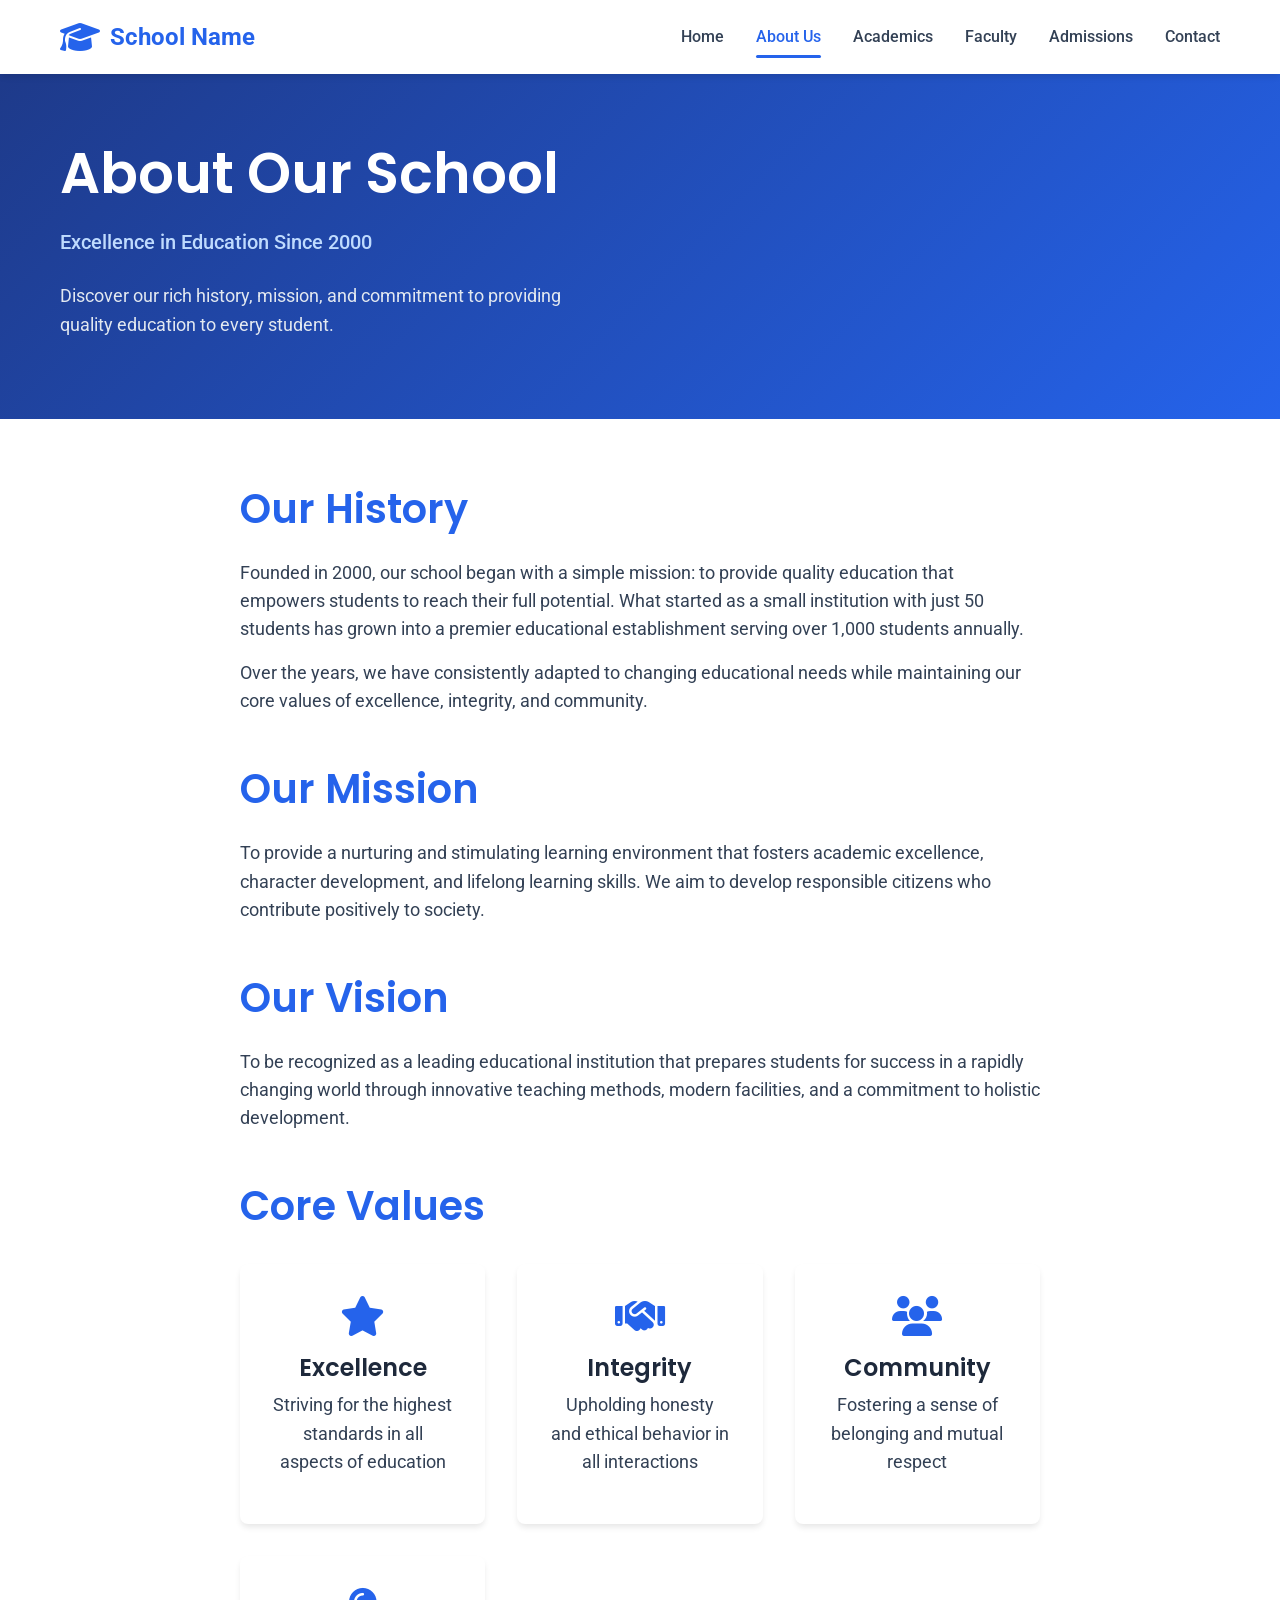
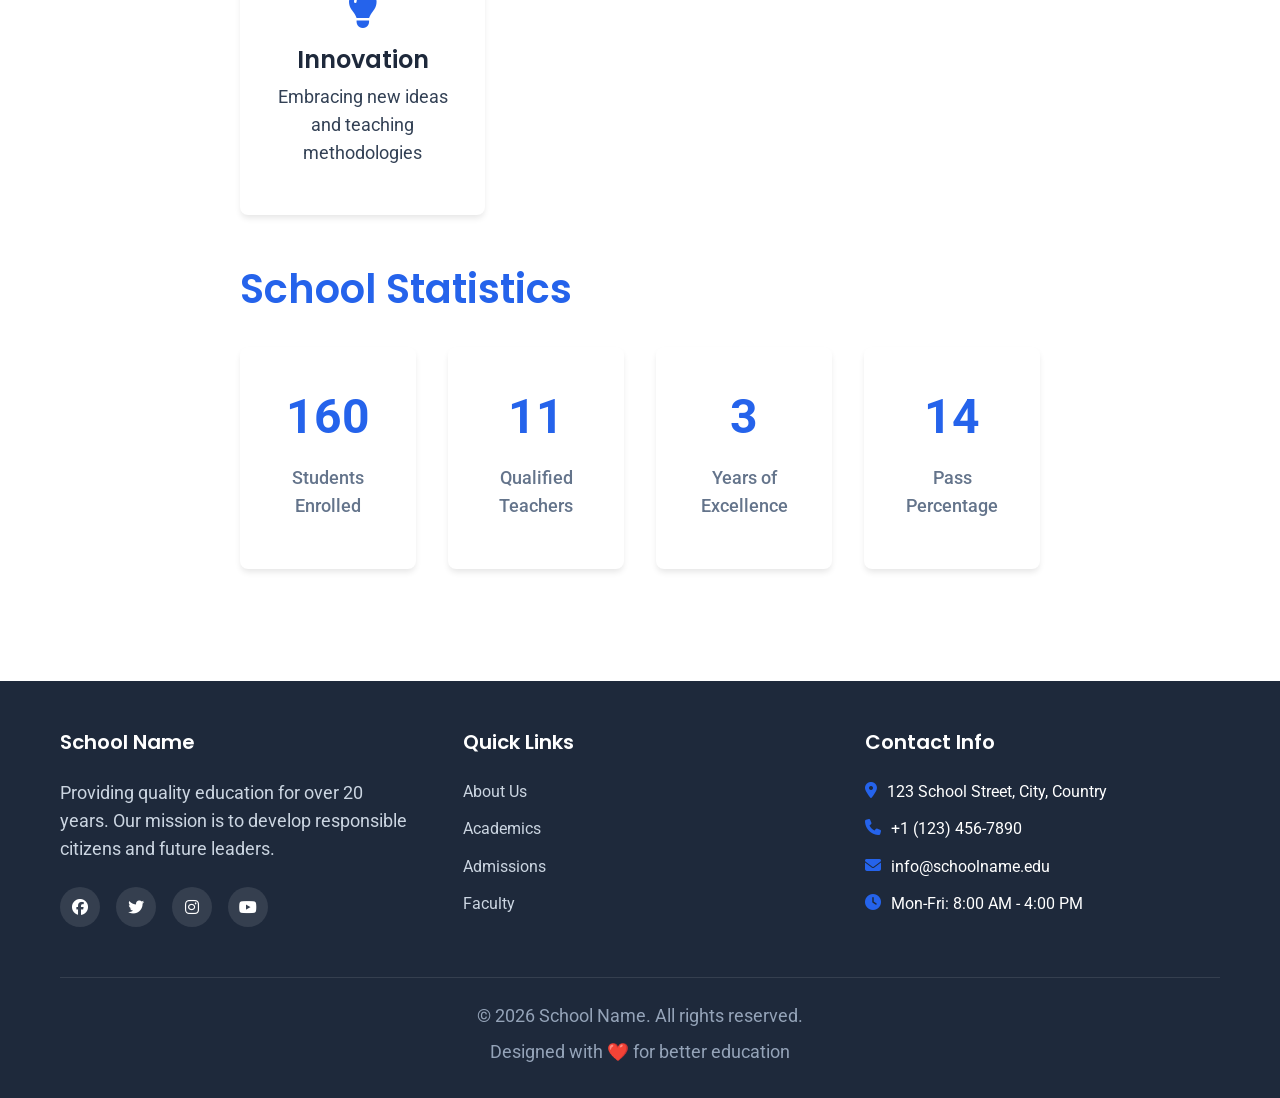
<file: about.html>
<!DOCTYPE html>
<html lang="en">
<head>
    <meta charset="UTF-8">
    <meta name="viewport" content="width=device-width, initial-scale=1.0">
    <title>About Us - School Website</title>
    <link rel="stylesheet" href="css/style.css">
    <link rel="stylesheet" href="https://cdnjs.cloudflare.com/ajax/libs/font-awesome/6.4.0/css/all.min.css">
    <link href="https://fonts.googleapis.com/css2?family=Poppins:wght@300;400;500;600;700&family=Roboto:wght@300;400;500&display=swap" rel="stylesheet">
</head>
<body>
    <!-- Navigation -->
    <nav class="navbar">
        <div class="container">
            <a href="index.html" class="logo">
                <i class="fas fa-graduation-cap"></i>
                <span>School Name</span>
            </a>
            <div class="nav-links">
                <a href="index.html">Home</a>
                <a href="about.html" class="active">About Us</a>
                <a href="academics.html">Academics</a>
                <a href="faculty.html">Faculty</a>
                <a href="admissions.html">Admissions</a>
                <a href="contact.html">Contact</a>
            </div>
            <button class="menu-toggle">
                <i class="fas fa-bars"></i>
            </button>
        </div>
    </nav>

    <!-- About Hero -->
    <section class="hero" style="background: linear-gradient(135deg, #1e3a8a 0%, #2563eb 100%); color: white;">
        <div class="container">
            <div class="hero-content">
                <h1 style="color: white;">About Our School</h1>
                <p class="subtitle" style="color: #bfdbfe;">Excellence in Education Since 2000</p>
                <p style="color: #e2e8f0;">Discover our rich history, mission, and commitment to providing quality education to every student.</p>
            </div>
        </div>
    </section>

    <!-- About Content -->
    <section class="features" style="padding: 4rem 0;">
        <div class="container">
            <div class="about-content">
                <div class="about-section">
                    <h2>Our History</h2>
                    <p>Founded in 2000, our school began with a simple mission: to provide quality education that empowers students to reach their full potential. What started as a small institution with just 50 students has grown into a premier educational establishment serving over 1,000 students annually.</p>
                    <p>Over the years, we have consistently adapted to changing educational needs while maintaining our core values of excellence, integrity, and community.</p>
                </div>
                
                <div class="about-section">
                    <h2>Our Mission</h2>
                    <p>To provide a nurturing and stimulating learning environment that fosters academic excellence, character development, and lifelong learning skills. We aim to develop responsible citizens who contribute positively to society.</p>
                </div>
                
                <div class="about-section">
                    <h2>Our Vision</h2>
                    <p>To be recognized as a leading educational institution that prepares students for success in a rapidly changing world through innovative teaching methods, modern facilities, and a commitment to holistic development.</p>
                </div>
                
                <div class="about-section">
                    <h2>Core Values</h2>
                    <div class="values-grid">
                        <div class="value-card">
                            <i class="fas fa-star"></i>
                            <h3>Excellence</h3>
                            <p>Striving for the highest standards in all aspects of education</p>
                        </div>
                        <div class="value-card">
                            <i class="fas fa-handshake"></i>
                            <h3>Integrity</h3>
                            <p>Upholding honesty and ethical behavior in all interactions</p>
                        </div>
                        <div class="value-card">
                            <i class="fas fa-users"></i>
                            <h3>Community</h3>
                            <p>Fostering a sense of belonging and mutual respect</p>
                        </div>
                        <div class="value-card">
                            <i class="fas fa-lightbulb"></i>
                            <h3>Innovation</h3>
                            <p>Embracing new ideas and teaching methodologies</p>
                        </div>
                    </div>
                </div>
                
                <div class="about-section">
                    <h2>School Statistics</h2>
                    <div class="stats-grid">
                        <div class="stat-card">
                            <div class="counter" data-target="1000">0</div>
                            <p>Students Enrolled</p>
                        </div>
                        <div class="stat-card">
                            <div class="counter" data-target="75">0</div>
                            <p>Qualified Teachers</p>
                        </div>
                        <div class="stat-card">
                            <div class="counter" data-target="20">0</div>
                            <p>Years of Excellence</p>
                        </div>
                        <div class="stat-card">
                            <div class="counter" data-target="95">0</div>
                            <p>Pass Percentage</p>
                        </div>
                    </div>
                </div>
            </div>
        </div>
    </section>

    <!-- Footer -->
    <footer class="footer">
        <div class="container">
            <div class="footer-grid">
                <div class="footer-col">
                    <h3>School Name</h3>
                    <p>Providing quality education for over 20 years. Our mission is to develop responsible citizens and future leaders.</p>
                    <div class="social-links">
                        <a href="#"><i class="fab fa-facebook"></i></a>
                        <a href="#"><i class="fab fa-twitter"></i></a>
                        <a href="#"><i class="fab fa-instagram"></i></a>
                        <a href="#"><i class="fab fa-youtube"></i></a>
                    </div>
                </div>
                <div class="footer-col">
                    <h3>Quick Links</h3>
                    <ul>
                        <li><a href="about.html">About Us</a></li>
                        <li><a href="academics.html">Academics</a></li>
                        <li><a href="admissions.html">Admissions</a></li>
                        <li><a href="faculty.html">Faculty</a></li>
                    </ul>
                </div>
                <div class="footer-col">
                    <h3>Contact Info</h3>
                    <ul class="contact-info">
                        <li><i class="fas fa-map-marker-alt"></i> 123 School Street, City, Country</li>
                        <li><i class="fas fa-phone"></i> +1 (123) 456-7890</li>
                        <li><i class="fas fa-envelope"></i> info@schoolname.edu</li>
                        <li><i class="fas fa-clock"></i> Mon-Fri: 8:00 AM - 4:00 PM</li>
                    </ul>
                </div>
            </div>
            <div class="footer-bottom">
                <p>&copy; <span class="current-year">2026</span> School Name. All rights reserved.</p>
                <p>Designed with ❤️ for better education</p>
            </div>
        </div>
    </footer>

    <script src="js/script.js"></script>
    <style>
        .about-content {
            max-width: 800px;
            margin: 0 auto;
        }
        
        .about-section {
            margin-bottom: 3rem;
        }
        
        .about-section h2 {
            text-align: left;
            margin-bottom: 1.5rem;
            color: var(--primary-color);
        }
        
        .values-grid {
            display: grid;
            grid-template-columns: repeat(auto-fit, minmax(200px, 1fr));
            gap: 2rem;
            margin-top: 2rem;
        }
        
        .value-card {
            text-align: center;
            padding: 2rem;
            background: white;
            border-radius: var(--radius);
            box-shadow: var(--shadow);
            transition: transform 0.3s;
        }
        
        .value-card:hover {
            transform: translateY(-5px);
        }
        
        .value-card i {
            font-size: 2.5rem;
            color: var(--primary-color);
            margin-bottom: 1rem;
        }
        
        .value-card h3 {
            margin-bottom: 0.5rem;
        }
        
        .stats-grid {
            display: grid;
            grid-template-columns: repeat(auto-fit, minmax(150px, 1fr));
            gap: 2rem;
            margin-top: 2rem;
        }
        
        .stat-card {
            text-align: center;
            padding: 2rem;
            background: white;
            border-radius: var(--radius);
            box-shadow: var(--shadow);
        }
        
        .stat-card .counter {
            font-size: 3rem;
            font-weight: 700;
            color: var(--primary-color);
            margin-bottom: 0.5rem;
        }
        
        .stat-card p {
            color: var(--secondary-color);
            font-weight: 500;
        }
    </style>
</body>
</html>
</file>
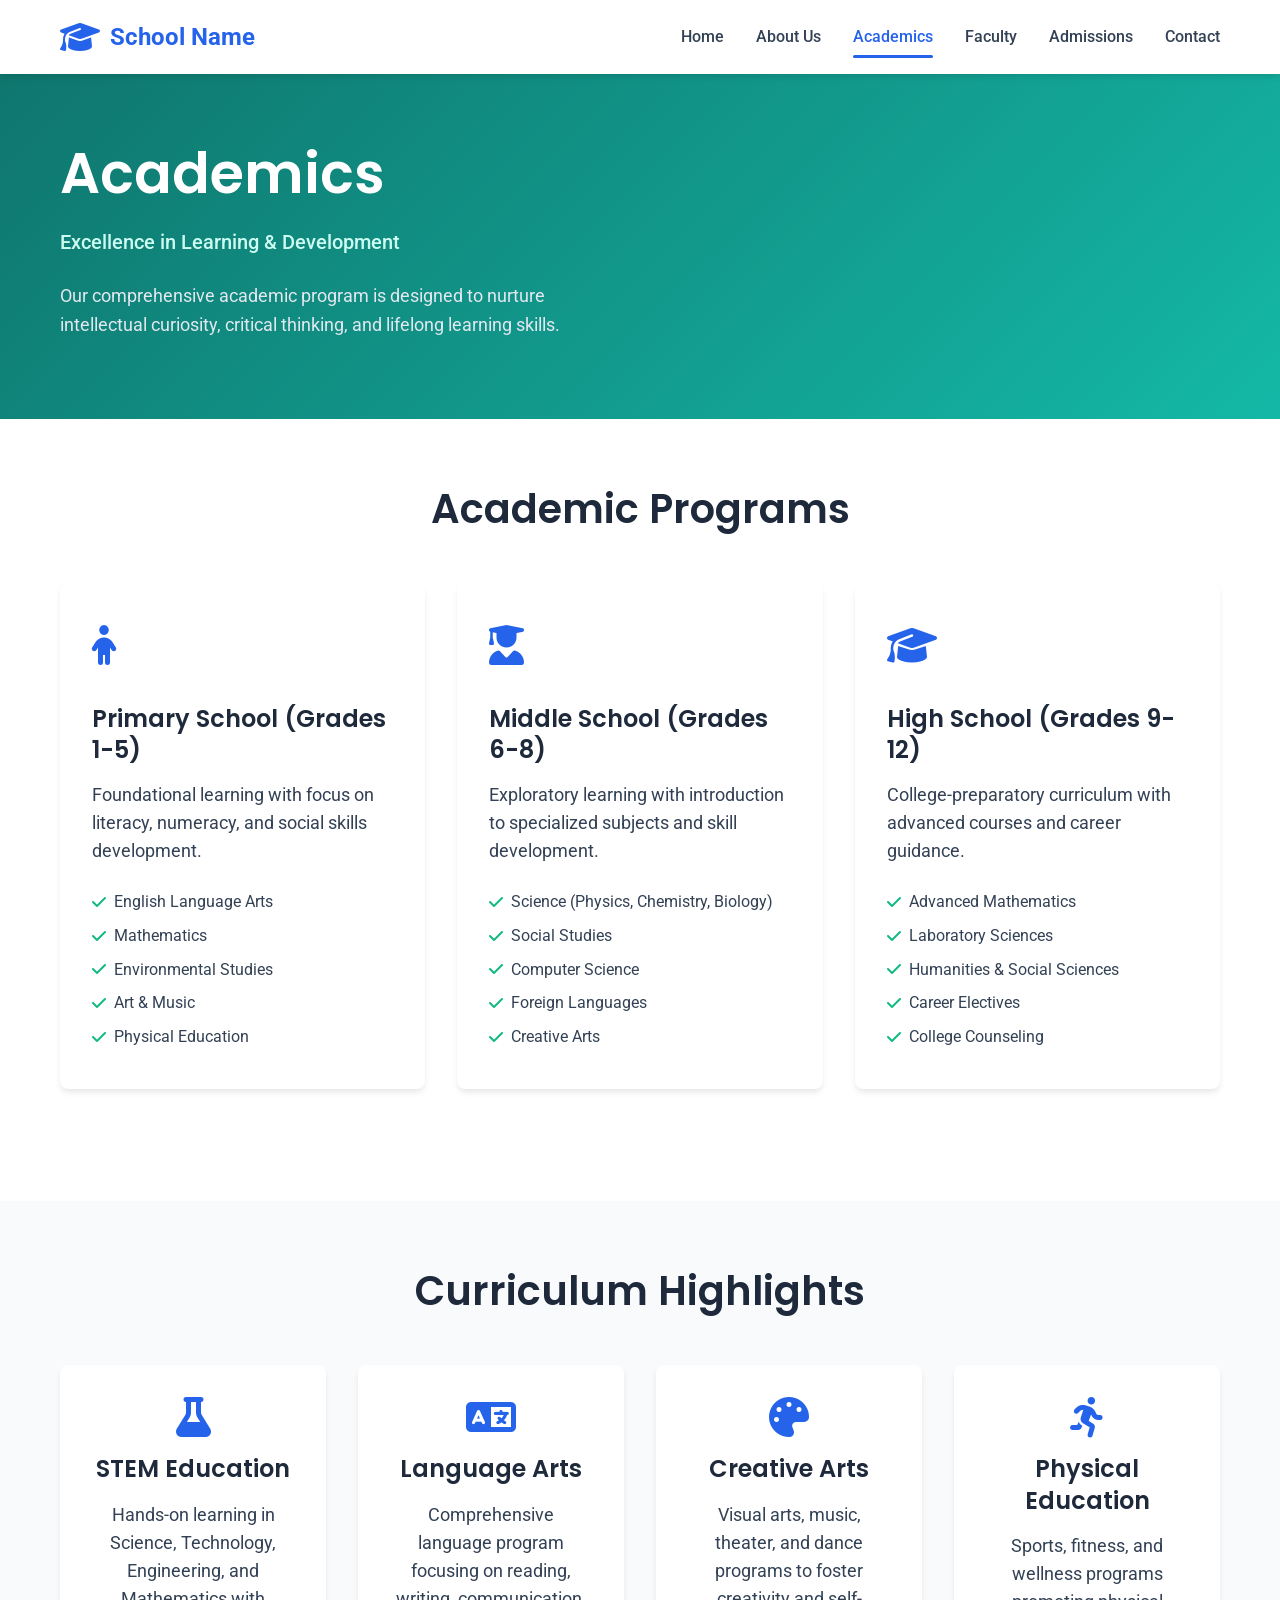
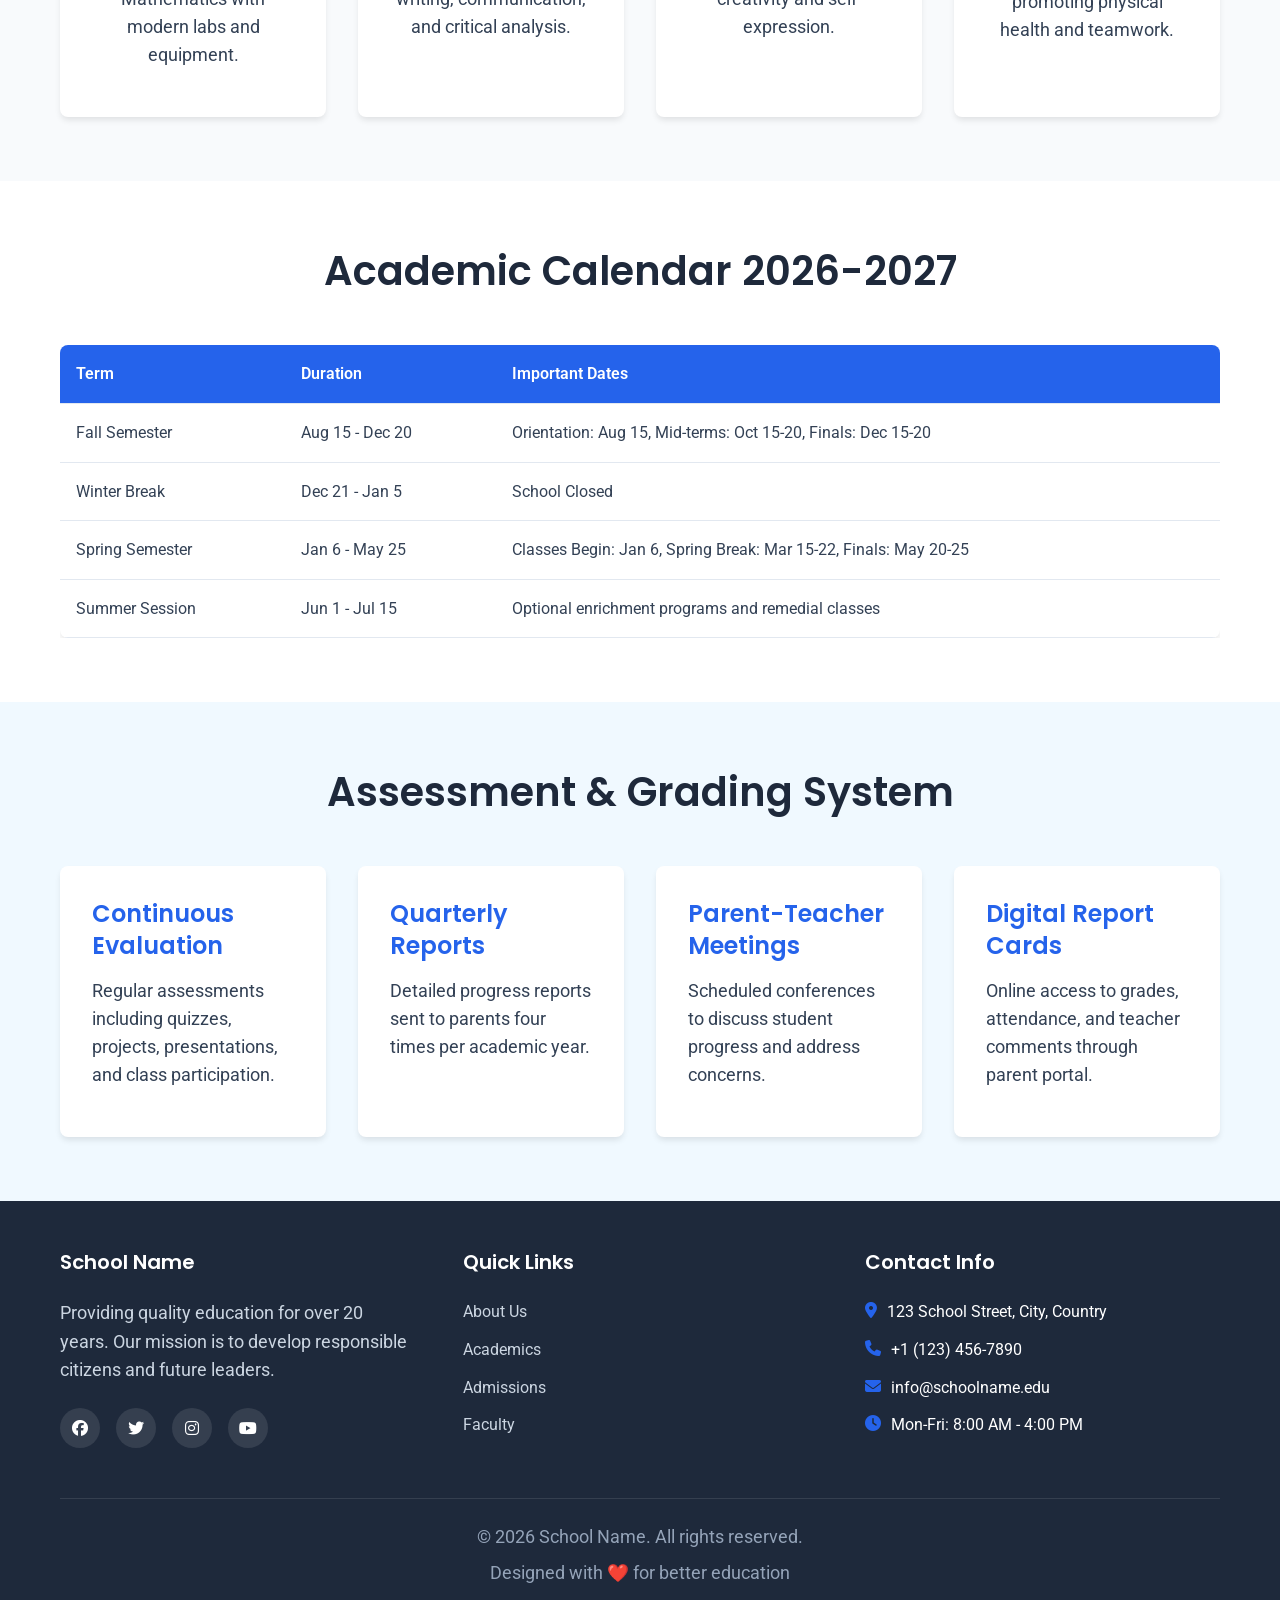
<file: academics.html>
<!DOCTYPE html>
<html lang="en">
<head>
    <meta charset="UTF-8">
    <meta name="viewport" content="width=device-width, initial-scale=1.0">
    <title>Academics - School Website</title>
    <link rel="stylesheet" href="css/style.css">
    <link rel="stylesheet" href="https://cdnjs.cloudflare.com/ajax/libs/font-awesome/6.4.0/css/all.min.css">
    <link href="https://fonts.googleapis.com/css2?family=Poppins:wght@300;400;500;600;700&family=Roboto:wght@300;400;500&display=swap" rel="stylesheet">
</head>
<body>
    <!-- Navigation -->
    <nav class="navbar">
        <div class="container">
            <a href="index.html" class="logo">
                <i class="fas fa-graduation-cap"></i>
                <span>School Name</span>
            </a>
            <div class="nav-links">
                <a href="index.html">Home</a>
                <a href="about.html">About Us</a>
                <a href="academics.html" class="active">Academics</a>
                <a href="faculty.html">Faculty</a>
                <a href="admissions.html">Admissions</a>
                <a href="contact.html">Contact</a>
            </div>
            <button class="menu-toggle">
                <i class="fas fa-bars"></i>
            </button>
        </div>
    </nav>

    <!-- Academics Hero -->
    <section class="hero" style="background: linear-gradient(135deg, #0f766e 0%, #14b8a6 100%); color: white;">
        <div class="container">
            <div class="hero-content">
                <h1 style="color: white;">Academics</h1>
                <p class="subtitle" style="color: #ccfbf1;">Excellence in Learning & Development</p>
                <p style="color: #e2e8f0;">Our comprehensive academic program is designed to nurture intellectual curiosity, critical thinking, and lifelong learning skills.</p>
            </div>
        </div>
    </section>

    <!-- Academic Programs -->
    <section class="features" style="padding: 4rem 0;">
        <div class="container">
            <h2 class="section-title">Academic Programs</h2>
            
            <div class="programs-grid">
                <div class="program-card">
                    <div class="program-icon">
                        <i class="fas fa-child"></i>
                    </div>
                    <h3>Primary School (Grades 1-5)</h3>
                    <p>Foundational learning with focus on literacy, numeracy, and social skills development.</p>
                    <ul class="program-features">
                        <li><i class="fas fa-check"></i> English Language Arts</li>
                        <li><i class="fas fa-check"></i> Mathematics</li>
                        <li><i class="fas fa-check"></i> Environmental Studies</li>
                        <li><i class="fas fa-check"></i> Art & Music</li>
                        <li><i class="fas fa-check"></i> Physical Education</li>
                    </ul>
                </div>
                
                <div class="program-card">
                    <div class="program-icon">
                        <i class="fas fa-user-graduate"></i>
                    </div>
                    <h3>Middle School (Grades 6-8)</h3>
                    <p>Exploratory learning with introduction to specialized subjects and skill development.</p>
                    <ul class="program-features">
                        <li><i class="fas fa-check"></i> Science (Physics, Chemistry, Biology)</li>
                        <li><i class="fas fa-check"></i> Social Studies</li>
                        <li><i class="fas fa-check"></i> Computer Science</li>
                        <li><i class="fas fa-check"></i> Foreign Languages</li>
                        <li><i class="fas fa-check"></i> Creative Arts</li>
                    </ul>
                </div>
                
                <div class="program-card">
                    <div class="program-icon">
                        <i class="fas fa-graduation-cap"></i>
                    </div>
                    <h3>High School (Grades 9-12)</h3>
                    <p>College-preparatory curriculum with advanced courses and career guidance.</p>
                    <ul class="program-features">
                        <li><i class="fas fa-check"></i> Advanced Mathematics</li>
                        <li><i class="fas fa-check"></i> Laboratory Sciences</li>
                        <li><i class="fas fa-check"></i> Humanities & Social Sciences</li>
                        <li><i class="fas fa-check"></i> Career Electives</li>
                        <li><i class="fas fa-check"></i> College Counseling</li>
                    </ul>
                </div>
            </div>
        </div>
    </section>

    <!-- Curriculum Highlights -->
    <section class="quick-links" style="background-color: #f8fafc;">
        <div class="container">
            <h2 class="section-title">Curriculum Highlights</h2>
            <div class="highlights-grid">
                <div class="highlight-card">
                    <i class="fas fa-flask"></i>
                    <h3>STEM Education</h3>
                    <p>Hands-on learning in Science, Technology, Engineering, and Mathematics with modern labs and equipment.</p>
                </div>
                <div class="highlight-card">
                    <i class="fas fa-language"></i>
                    <h3>Language Arts</h3>
                    <p>Comprehensive language program focusing on reading, writing, communication, and critical analysis.</p>
                </div>
                <div class="highlight-card">
                    <i class="fas fa-palette"></i>
                    <h3>Creative Arts</h3>
                    <p>Visual arts, music, theater, and dance programs to foster creativity and self-expression.</p>
                </div>
                <div class="highlight-card">
                    <i class="fas fa-running"></i>
                    <h3>Physical Education</h3>
                    <p>Sports, fitness, and wellness programs promoting physical health and teamwork.</p>
                </div>
            </div>
        </div>
    </section>

    <!-- Academic Calendar -->
    <section class="features" style="padding: 4rem 0;">
        <div class="container">
            <h2 class="section-title">Academic Calendar 2026-2027</h2>
            <div class="calendar-table">
                <table>
                    <thead>
                        <tr>
                            <th>Term</th>
                            <th>Duration</th>
                            <th>Important Dates</th>
                        </tr>
                    </thead>
                    <tbody>
                        <tr>
                            <td>Fall Semester</td>
                            <td>Aug 15 - Dec 20</td>
                            <td>Orientation: Aug 15, Mid-terms: Oct 15-20, Finals: Dec 15-20</td>
                        </tr>
                        <tr>
                            <td>Winter Break</td>
                            <td>Dec 21 - Jan 5</td>
                            <td>School Closed</td>
                        </tr>
                        <tr>
                            <td>Spring Semester</td>
                            <td>Jan 6 - May 25</td>
                            <td>Classes Begin: Jan 6, Spring Break: Mar 15-22, Finals: May 20-25</td>
                        </tr>
                        <tr>
                            <td>Summer Session</td>
                            <td>Jun 1 - Jul 15</td>
                            <td>Optional enrichment programs and remedial classes</td>
                        </tr>
                    </tbody>
                </table>
            </div>
        </div>
    </section>

    <!-- Assessment & Grading -->
    <section class="quick-links" style="background-color: #f0f9ff;">
        <div class="container">
            <h2 class="section-title">Assessment & Grading System</h2>
            <div class="assessment-grid">
                <div class="assessment-card">
                    <h3>Continuous Evaluation</h3>
                    <p>Regular assessments including quizzes, projects, presentations, and class participation.</p>
                </div>
                <div class="assessment-card">
                    <h3>Quarterly Reports</h3>
                    <p>Detailed progress reports sent to parents four times per academic year.</p>
                </div>
                <div class="assessment-card">
                    <h3>Parent-Teacher Meetings</h3>
                    <p>Scheduled conferences to discuss student progress and address concerns.</p>
                </div>
                <div class="assessment-card">
                    <h3>Digital Report Cards</h3>
                    <p>Online access to grades, attendance, and teacher comments through parent portal.</p>
                </div>
            </div>
        </div>
    </section>

    <!-- Footer -->
    <footer class="footer">
        <div class="container">
            <div class="footer-grid">
                <div class="footer-col">
                    <h3>School Name</h3>
                    <p>Providing quality education for over 20 years. Our mission is to develop responsible citizens and future leaders.</p>
                    <div class="social-links">
                        <a href="#"><i class="fab fa-facebook"></i></a>
                        <a href="#"><i class="fab fa-twitter"></i></a>
                        <a href="#"><i class="fab fa-instagram"></i></a>
                        <a href="#"><i class="fab fa-youtube"></i></a>
                    </div>
                </div>
                <div class="footer-col">
                    <h3>Quick Links</h3>
                    <ul>
                        <li><a href="about.html">About Us</a></li>
                        <li><a href="academics.html">Academics</a></li>
                        <li><a href="admissions.html">Admissions</a></li>
                        <li><a href="faculty.html">Faculty</a></li>
                    </ul>
                </div>
                <div class="footer-col">
                    <h3>Contact Info</h3>
                    <ul class="contact-info">
                        <li><i class="fas fa-map-marker-alt"></i> 123 School Street, City, Country</li>
                        <li><i class="fas fa-phone"></i> +1 (123) 456-7890</li>
                        <li><i class="fas fa-envelope"></i> info@schoolname.edu</li>
                        <li><i class="fas fa-clock"></i> Mon-Fri: 8:00 AM - 4:00 PM</li>
                    </ul>
                </div>
            </div>
            <div class="footer-bottom">
                <p>&copy; <span class="current-year">2026</span> School Name. All rights reserved.</p>
                <p>Designed with ❤️ for better education</p>
            </div>
        </div>
    </footer>

    <script src="js/script.js"></script>
    <style>
        .programs-grid {
            display: grid;
            grid-template-columns: repeat(auto-fit, minmax(300px, 1fr));
            gap: 2rem;
            margin-bottom: 3rem;
        }
        
        .program-card {
            background: white;
            padding: 2rem;
            border-radius: var(--radius);
            box-shadow: var(--shadow);
            transition: transform 0.3s;
        }
        
        .program-card:hover {
            transform: translateY(-5px);
        }
        
        .program-icon {
            font-size: 2.5rem;
            color: var(--primary-color);
            margin-bottom: 1.5rem;
        }
        
        .program-features {
            list-style: none;
            margin-top: 1.5rem;
        }
        
        .program-features li {
            margin-bottom: 0.5rem;
            display: flex;
            align-items: center;
            gap: 0.5rem;
        }
        
        .program-features i {
            color: var(--accent-color);
        }
        
        .highlights-grid {
            display: grid;
            grid-template-columns: repeat(auto-fit, minmax(250px, 1fr));
            gap: 2rem;
        }
        
        .highlight-card {
            text-align: center;
            padding: 2rem;
            background: white;
            border-radius: var(--radius);
            box-shadow: var(--shadow);
        }
        
        .highlight-card i {
            font-size: 2.5rem;
            color: var(--primary-color);
            margin-bottom: 1rem;
        }
        
        .calendar-table {
            overflow-x: auto;
            margin-top: 2rem;
        }
        
        table {
            width: 100%;
            border-collapse: collapse;
            background: white;
            border-radius: var(--radius);
            overflow: hidden;
            box-shadow: var(--shadow);
        }
        
        th, td {
            padding: 1rem;
            text-align: left;
            border-bottom: 1px solid var(--border-color);
        }
        
        th {
            background-color: var(--primary-color);
            color: white;
            font-weight: 600;
        }
        
        tr:hover {
            background-color: #f8fafc;
        }
        
        .assessment-grid {
            display: grid;
            grid-template-columns: repeat(auto-fit, minmax(250px, 1fr));
            gap: 2rem;
        }
        
        .assessment-card {
            background: white;
            padding: 2rem;
            border-radius: var(--radius);
            box-shadow: var(--shadow);
        }
        
        .assessment-card h3 {
            color: var(--primary-color);
            margin-bottom: 1rem;
        }
        
        @media (max-width: 768px) {
            .programs-grid {
                grid-template-columns: 1fr;
            }
            
            table {
                font-size: 0.9rem;
            }
            
            th, td {
                padding: 0.75rem 0.5rem;
            }
        }
    </style>
</body>
</html>
</file>
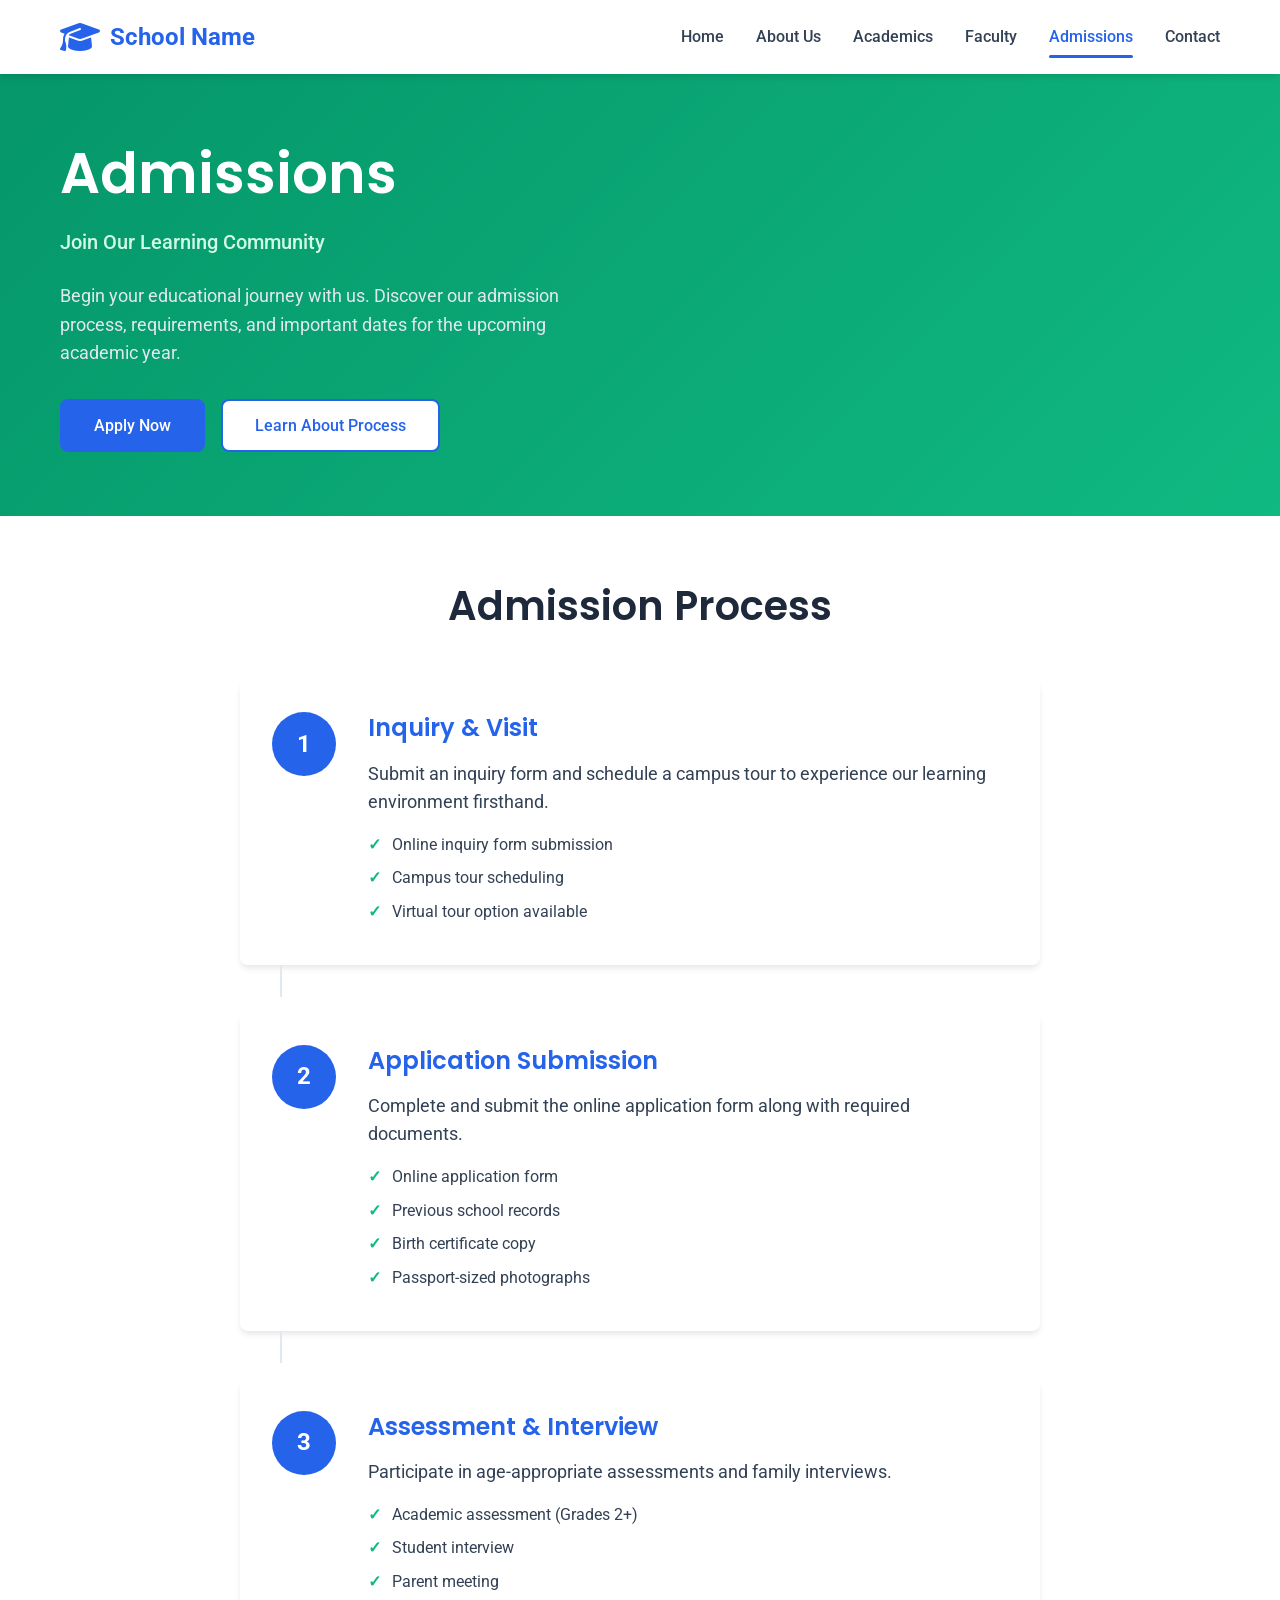
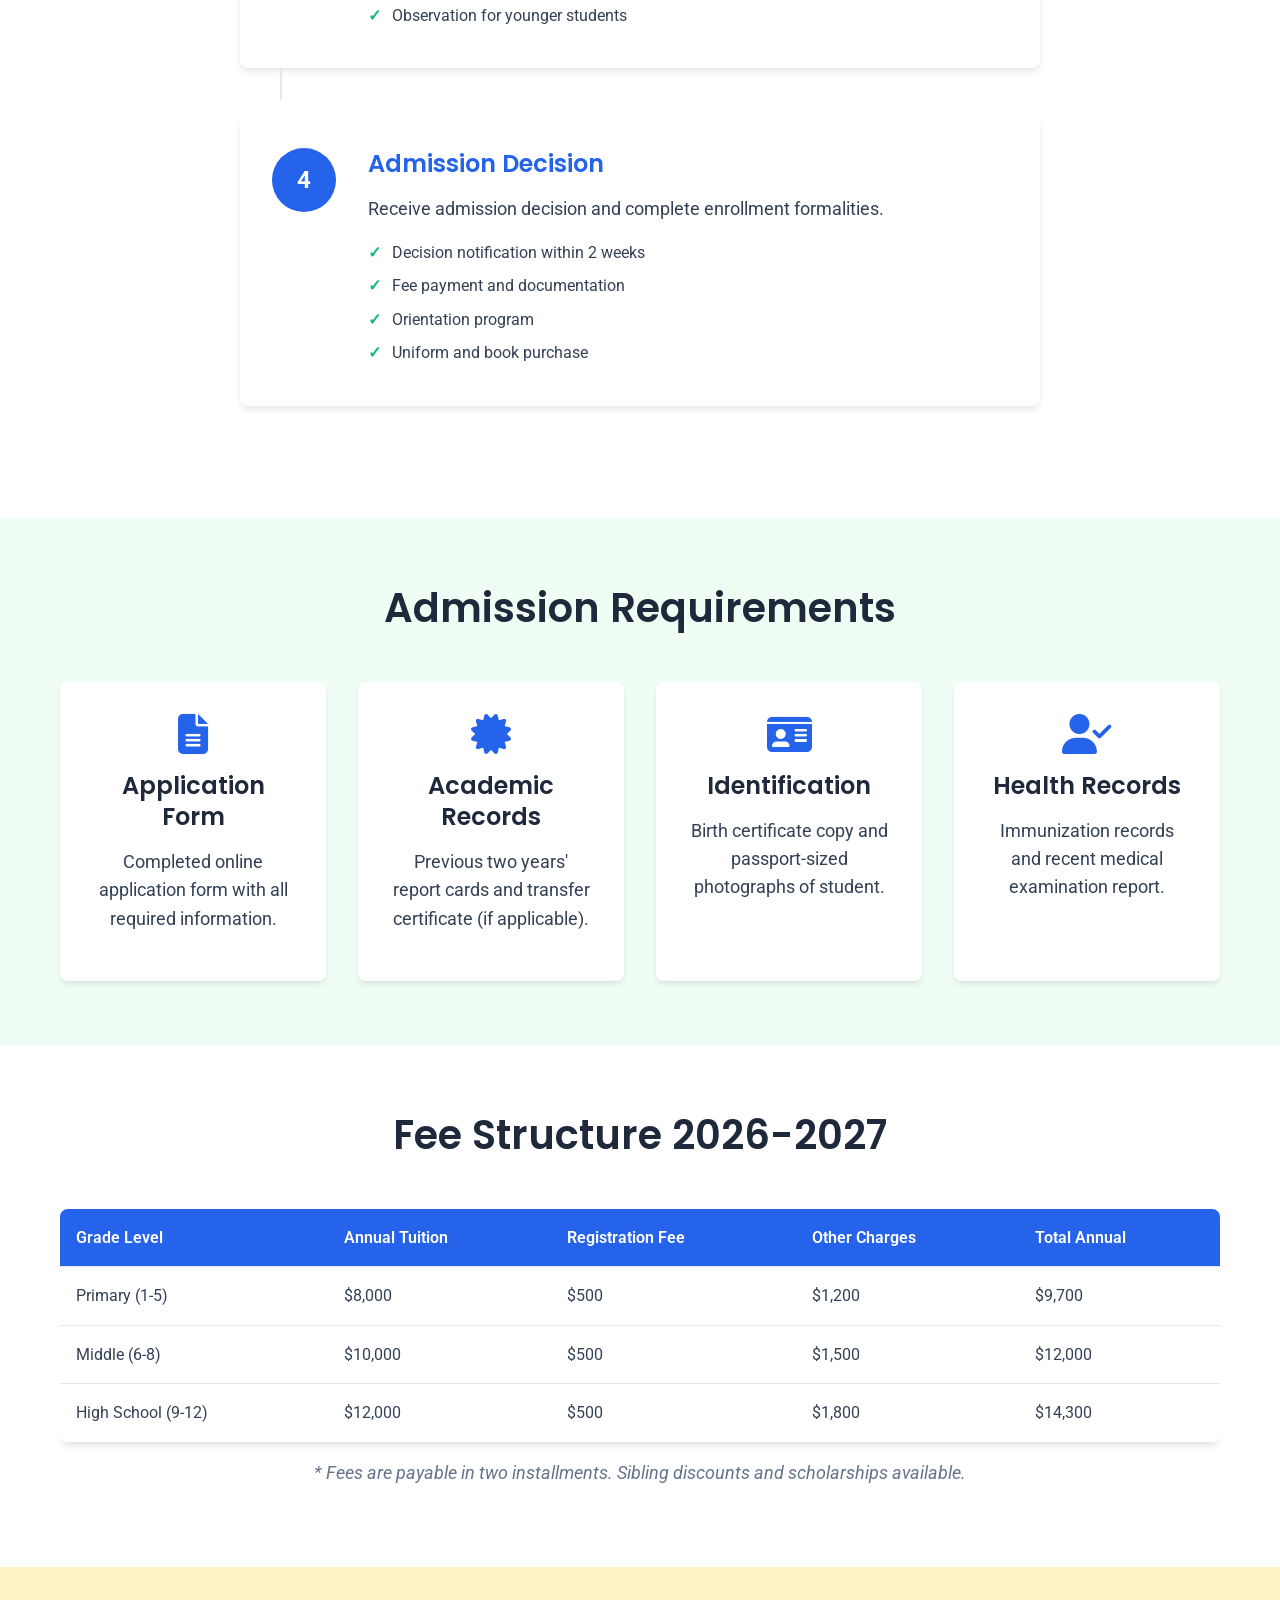
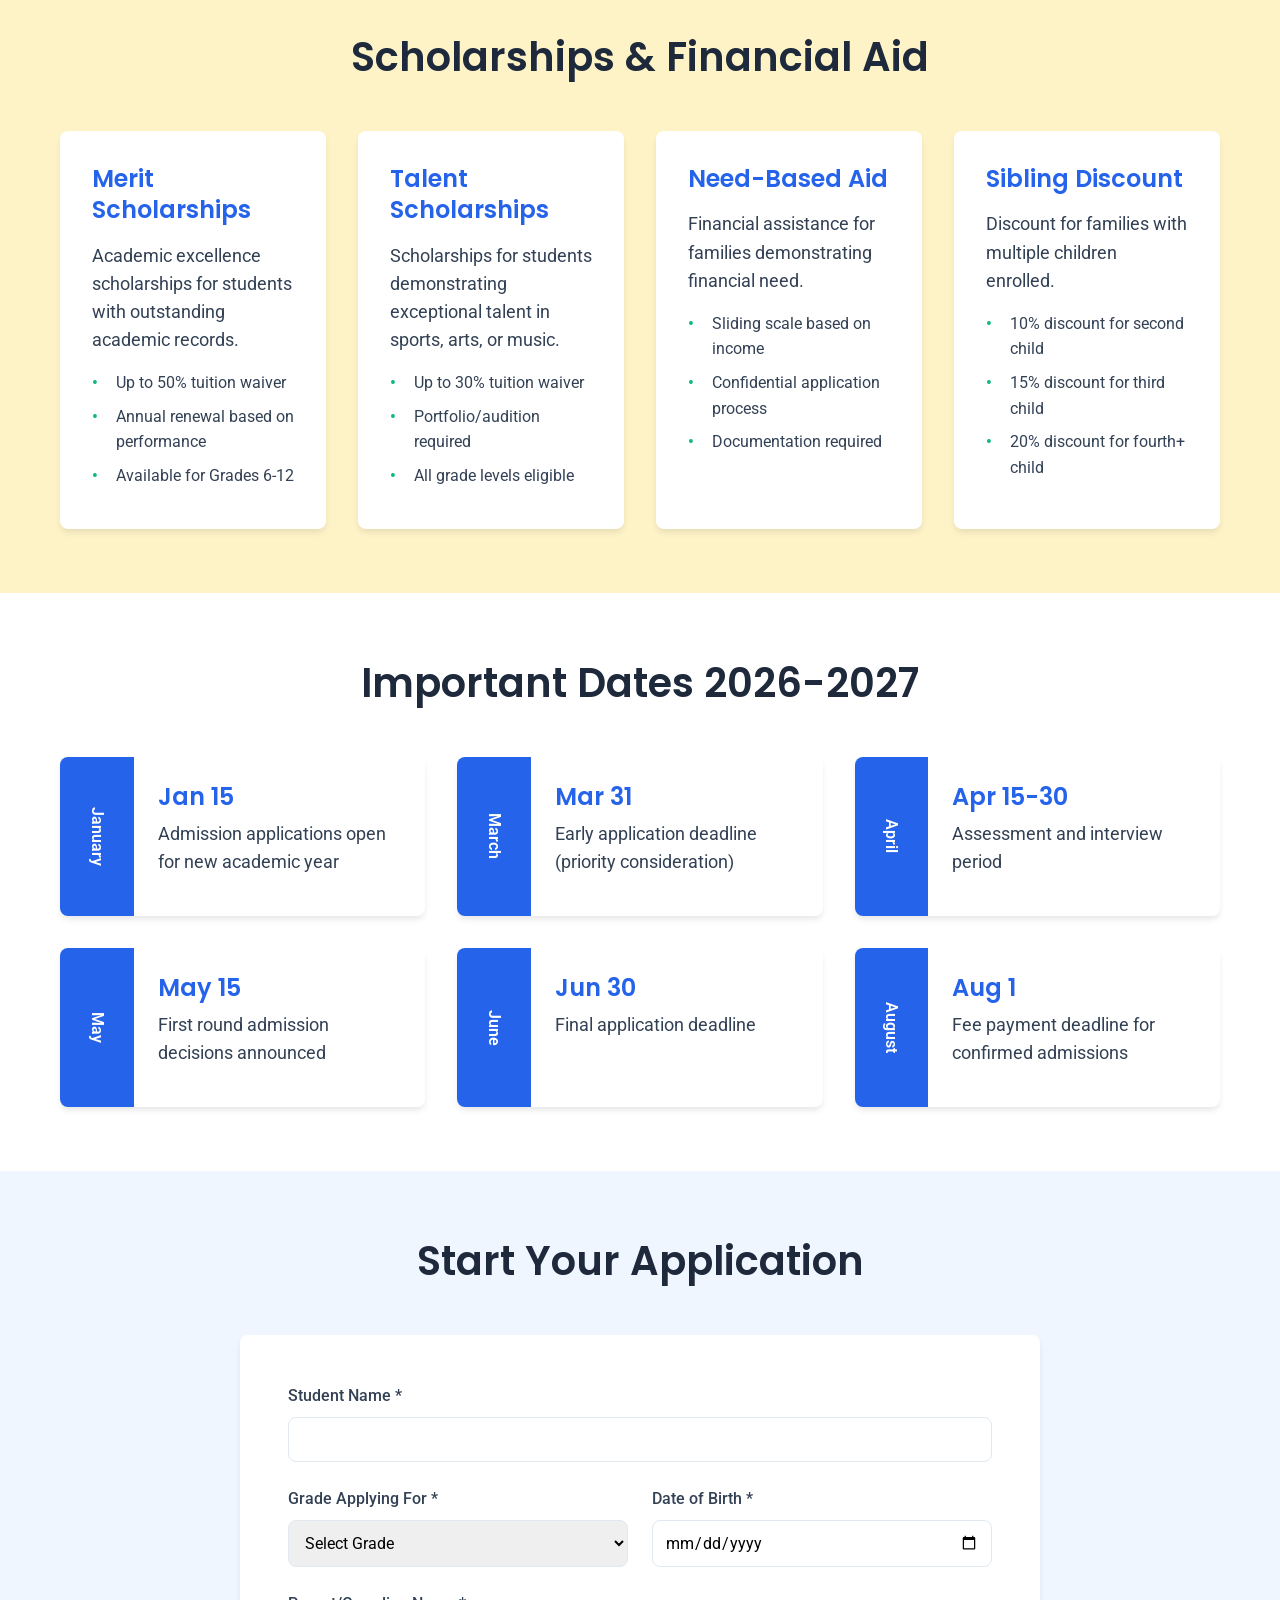
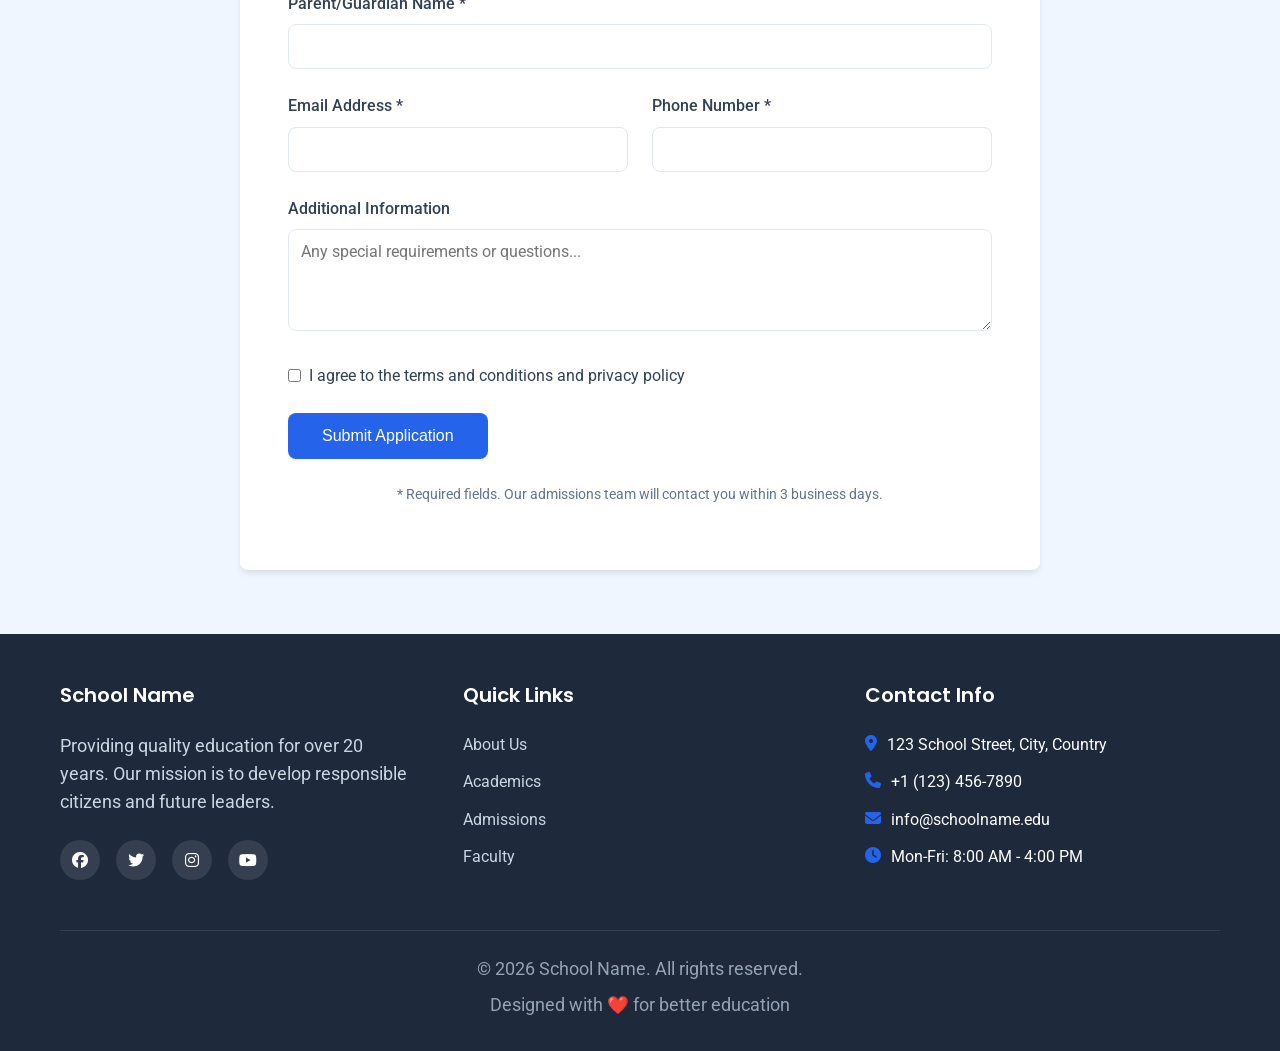
<file: admissions.html>
<!DOCTYPE html>
<html lang="en">
<head>
    <meta charset="UTF-8">
    <meta name="viewport" content="width=device-width, initial-scale=1.0">
    <title>Admissions - School Website</title>
    <link rel="stylesheet" href="css/style.css">
    <link rel="stylesheet" href="https://cdnjs.cloudflare.com/ajax/libs/font-awesome/6.4.0/css/all.min.css">
    <link href="https://fonts.googleapis.com/css2?family=Poppins:wght@300;400;500;600;700&family=Roboto:wght@300;400;500&display=swap" rel="stylesheet">
</head>
<body>
    <!-- Navigation -->
    <nav class="navbar">
        <div class="container">
            <a href="index.html" class="logo">
                <i class="fas fa-graduation-cap"></i>
                <span>School Name</span>
            </a>
            <div class="nav-links">
                <a href="index.html">Home</a>
                <a href="about.html">About Us</a>
                <a href="academics.html">Academics</a>
                <a href="faculty.html">Faculty</a>
                <a href="admissions.html" class="active">Admissions</a>
                <a href="contact.html">Contact</a>
            </div>
            <button class="menu-toggle">
                <i class="fas fa-bars"></i>
            </button>
        </div>
    </nav>

    <!-- Admissions Hero -->
    <section class="hero" style="background: linear-gradient(135deg, #059669 0%, #10b981 100%); color: white;">
        <div class="container">
            <div class="hero-content">
                <h1 style="color: white;">Admissions</h1>
                <p class="subtitle" style="color: #d1fae5;">Join Our Learning Community</p>
                <p style="color: #e2e8f0;">Begin your educational journey with us. Discover our admission process, requirements, and important dates for the upcoming academic year.</p>
                <div class="hero-buttons">
                    <a href="#apply-now" class="btn btn-primary">Apply Now</a>
                    <a href="#process" class="btn btn-secondary">Learn About Process</a>
                </div>
            </div>
        </div>
    </section>

    <!-- Admission Process -->
    <section class="features" style="padding: 4rem 0;" id="process">
        <div class="container">
            <h2 class="section-title">Admission Process</h2>
            <div class="process-timeline">
                <div class="process-step">
                    <div class="step-number">1</div>
                    <div class="step-content">
                        <h3>Inquiry & Visit</h3>
                        <p>Submit an inquiry form and schedule a campus tour to experience our learning environment firsthand.</p>
                        <ul>
                            <li>Online inquiry form submission</li>
                            <li>Campus tour scheduling</li>
                            <li>Virtual tour option available</li>
                        </ul>
                    </div>
                </div>
                
                <div class="process-step">
                    <div class="step-number">2</div>
                    <div class="step-content">
                        <h3>Application Submission</h3>
                        <p>Complete and submit the online application form along with required documents.</p>
                        <ul>
                            <li>Online application form</li>
                            <li>Previous school records</li>
                            <li>Birth certificate copy</li>
                            <li>Passport-sized photographs</li>
                        </ul>
                    </div>
                </div>
                
                <div class="process-step">
                    <div class="step-number">3</div>
                    <div class="step-content">
                        <h3>Assessment & Interview</h3>
                        <p>Participate in age-appropriate assessments and family interviews.</p>
                        <ul>
                            <li>Academic assessment (Grades 2+)</li>
                            <li>Student interview</li>
                            <li>Parent meeting</li>
                            <li>Observation for younger students</li>
                        </ul>
                    </div>
                </div>
                
                <div class="process-step">
                    <div class="step-number">4</div>
                    <div class="step-content">
                        <h3>Admission Decision</h3>
                        <p>Receive admission decision and complete enrollment formalities.</p>
                        <ul>
                            <li>Decision notification within 2 weeks</li>
                            <li>Fee payment and documentation</li>
                            <li>Orientation program</li>
                            <li>Uniform and book purchase</li>
                        </ul>
                    </div>
                </div>
            </div>
        </div>
    </section>

    <!-- Admission Requirements -->
    <section class="quick-links" style="background-color: #f0fdf4;">
        <div class="container">
            <h2 class="section-title">Admission Requirements</h2>
            <div class="requirements-grid">
                <div class="requirement-card">
                    <i class="fas fa-file-alt"></i>
                    <h3>Application Form</h3>
                    <p>Completed online application form with all required information.</p>
                </div>
                <div class="requirement-card">
                    <i class="fas fa-certificate"></i>
                    <h3>Academic Records</h3>
                    <p>Previous two years' report cards and transfer certificate (if applicable).</p>
                </div>
                <div class="requirement-card">
                    <i class="fas fa-id-card"></i>
                    <h3>Identification</h3>
                    <p>Birth certificate copy and passport-sized photographs of student.</p>
                </div>
                <div class="requirement-card">
                    <i class="fas fa-user-check"></i>
                    <h3>Health Records</h3>
                    <p>Immunization records and recent medical examination report.</p>
                </div>
            </div>
        </div>
    </section>

    <!-- Fee Structure -->
    <section class="features" style="padding: 4rem 0;">
        <div class="container">
            <h2 class="section-title">Fee Structure 2026-2027</h2>
            <div class="fee-table">
                <table>
                    <thead>
                        <tr>
                            <th>Grade Level</th>
                            <th>Annual Tuition</th>
                            <th>Registration Fee</th>
                            <th>Other Charges</th>
                            <th>Total Annual</th>
                        </tr>
                    </thead>
                    <tbody>
                        <tr>
                            <td>Primary (1-5)</td>
                            <td>$8,000</td>
                            <td>$500</td>
                            <td>$1,200</td>
                            <td>$9,700</td>
                        </tr>
                        <tr>
                            <td>Middle (6-8)</td>
                            <td>$10,000</td>
                            <td>$500</td>
                            <td>$1,500</td>
                            <td>$12,000</td>
                        </tr>
                        <tr>
                            <td>High School (9-12)</td>
                            <td>$12,000</td>
                            <td>$500</td>
                            <td>$1,800</td>
                            <td>$14,300</td>
                        </tr>
                    </tbody>
                </table>
                <p class="fee-note">* Fees are payable in two installments. Sibling discounts and scholarships available.</p>
            </div>
        </div>
    </section>

    <!-- Scholarship Information -->
    <section class="quick-links" style="background-color: #fef3c7;">
        <div class="container">
            <h2 class="section-title">Scholarships & Financial Aid</h2>
            <div class="scholarship-grid">
                <div class="scholarship-card">
                    <h3>Merit Scholarships</h3>
                    <p>Academic excellence scholarships for students with outstanding academic records.</p>
                    <ul>
                        <li>Up to 50% tuition waiver</li>
                        <li>Annual renewal based on performance</li>
                        <li>Available for Grades 6-12</li>
                    </ul>
                </div>
                <div class="scholarship-card">
                    <h3>Talent Scholarships</h3>
                    <p>Scholarships for students demonstrating exceptional talent in sports, arts, or music.</p>
                    <ul>
                        <li>Up to 30% tuition waiver</li>
                        <li>Portfolio/audition required</li>
                        <li>All grade levels eligible</li>
                    </ul>
                </div>
                <div class="scholarship-card">
                    <h3>Need-Based Aid</h3>
                    <p>Financial assistance for families demonstrating financial need.</p>
                    <ul>
                        <li>Sliding scale based on income</li>
                        <li>Confidential application process</li>
                        <li>Documentation required</li>
                    </ul>
                </div>
                <div class="scholarship-card">
                    <h3>Sibling Discount</h3>
                    <p>Discount for families with multiple children enrolled.</p>
                    <ul>
                        <li>10% discount for second child</li>
                        <li>15% discount for third child</li>
                        <li>20% discount for fourth+ child</li>
                    </ul>
                </div>
            </div>
        </div>
    </section>

    <!-- Important Dates -->
    <section class="features" style="padding: 4rem 0;">
        <div class="container">
            <h2 class="section-title">Important Dates 2026-2027</h2>
            <div class="dates-grid">
                <div class="date-card">
                    <div class="date-month">January</div>
                    <div class="date-details">
                        <h3>Jan 15</h3>
                        <p>Admission applications open for new academic year</p>
                    </div>
                </div>
                <div class="date-card">
                    <div class="date-month">March</div>
                    <div class="date-details">
                        <h3>Mar 31</h3>
                        <p>Early application deadline (priority consideration)</p>
                    </div>
                </div>
                <div class="date-card">
                    <div class="date-month">April</div>
                    <div class="date-details">
                        <h3>Apr 15-30</h3>
                        <p>Assessment and interview period</p>
                    </div>
                </div>
                <div class="date-card">
                    <div class="date-month">May</div>
                    <div class="date-details">
                        <h3>May 15</h3>
                        <p>First round admission decisions announced</p>
                    </div>
                </div>
                <div class="date-card">
                    <div class="date-month">June</div>
                    <div class="date-details">
                        <h3>Jun 30</h3>
                        <p>Final application deadline</p>
                    </div>
                </div>
                <div class="date-card">
                    <div class="date-month">August</div>
                    <div class="date-details">
                        <h3>Aug 1</h3>
                        <p>Fee payment deadline for confirmed admissions</p>
                    </div>
                </div>
            </div>
        </div>
    </section>

    <!-- Application Form -->
    <section class="quick-links" style="background-color: #eff6ff; padding: 4rem 0;" id="apply-now">
        <div class="container">
            <h2 class="section-title">Start Your Application</h2>
            <div class="application-form">
                <form id="admissionForm">
                    <div class="form-group">
                        <label for="studentName">Student Name *</label>
                        <input type="text" id="studentName" name="studentName" required>
                    </div>
                    
                    <div class="form-row">
                        <div class="form-group">
                            <label for="grade">Grade Applying For *</label>
                            <select id="grade" name="grade" required>
                                <option value="">Select Grade</option>
                                <option value="1">Grade 1</option>
                                <option value="2">Grade 2</option>
                                <option value="3">Grade 3</option>
                                <option value="4">Grade 4</option>
                                <option value="5">Grade 5</option>
                                <option value="6">Grade 6</option>
                                <option value="7">Grade 7</option>
                                <option value="8">Grade 8</option>
                                <option value="9">Grade 9</option>
                                <option value="10">Grade 10</option>
                                <option value="11">Grade 11</option>
                                <option value="12">Grade 12</option>
                            </select>
                        </div>
                        
                        <div class="form-group">
                            <label for="birthDate">Date of Birth *</label>
                            <input type="date" id="birthDate" name="birthDate" required>
                        </div>
                    </div>
                    
                    <div class="form-group">
                        <label for="parentName">Parent/Guardian Name *</label>
                        <input type="text" id="parentName" name="parentName" required>
                    </div>
                    
                    <div class="form-row">
                        <div class="form-group">
                            <label for="email">Email Address *</label>
                            <input type="email" id="email" name="email" required>
                        </div>
                        
                        <div class="form-group">
                            <label for="phone">Phone Number *</label>
                            <input type="tel" id="phone" name="phone" required>
                        </div>
                    </div>
                    
                    <div class="form-group">
                        <label for="message">Additional Information</label>
                        <textarea id="message" name="message" rows="4" placeholder="Any special requirements or questions..."></textarea>
                    </div>
                    
                    <div class="form-group">
                        <label class="checkbox-label">
                            <input type="checkbox" required>
                            I agree to the terms and conditions and privacy policy
                        </label>
                    </div>
                    
                    <button type="submit" class="btn btn-primary">Submit Application</button>
                </form>
                <p class="form-note">* Required fields. Our admissions team will contact you within 3 business days.</p>
            </div>
        </div>
    </section>

    <!-- Footer -->
    <footer class="footer">
        <div class="container">
            <div class="footer-grid">
                <div class="footer-col">
                    <h3>School Name</h3>
                    <p>Providing quality education for over 20 years. Our mission is to develop responsible citizens and future leaders.</p>
                    <div class="social-links">
                        <a href="#"><i class="fab fa-facebook"></i></a>
                        <a href="#"><i class="fab fa-twitter"></i></a>
                        <a href="#"><i class="fab fa-instagram"></i></a>
                        <a href="#"><i class="fab fa-youtube"></i></a>
                    </div>
                </div>
                <div class="footer-col">
                    <h3>Quick Links</h3>
                    <ul>
                        <li><a href="about.html">About Us</a></li>
                        <li><a href="academics.html">Academics</a></li>
                        <li><a href="admissions.html">Admissions</a></li>
                        <li><a href="faculty.html">Faculty</a></li>
                    </ul>
                </div>
                <div class="footer-col">
                    <h3>Contact Info</h3>
                    <ul class="contact-info">
                        <li><i class="fas fa-map-marker-alt"></i> 123 School Street, City, Country</li>
                        <li><i class="fas fa-phone"></i> +1 (123) 456-7890</li>
                        <li><i class="fas fa-envelope"></i> info@schoolname.edu</li>
                        <li><i class="fas fa-clock"></i> Mon-Fri: 8:00 AM - 4:00 PM</li>
                    </ul>
                </div>
            </div>
            <div class="footer-bottom">
                <p>&copy; <span class="current-year">2026</span> School Name. All rights reserved.</p>
                <p>Designed with ❤️ for better education</p>
            </div>
        </div>
    </footer>

    <script src="js/script.js"></script>
    <style>
        .process-timeline {
            max-width: 800px;
            margin: 0 auto;
        }
        
        .process-step {
            display: flex;
            gap: 2rem;
            margin-bottom: 3rem;
            padding: 2rem;
            background: white;
            border-radius: var(--radius);
            box-shadow: var(--shadow);
            position: relative;
        }
        
        .process-step:not(:last-child)::after {
            content: '';
            position: absolute;
            left: 2.5rem;
            top: 100%;
            height: 2rem;
            width: 2px;
            background: var(--border-color);
        }
        
        .step-number {
            width: 4rem;
            height: 4rem;
            background: var(--primary-color);
            color: white;
            border-radius: 50%;
            display: flex;
            align-items: center;
            justify-content: center;
            font-size: 1.5rem;
            font-weight: 700;
            flex-shrink: 0;
        }
        
        .step-content h3 {
            color: var(--primary-color);
            margin-bottom: 1rem;
        }
        
        .step-content ul {
            list-style: none;
            margin-top: 1rem;
        }
        
        .step-content li {
            margin-bottom: 0.5rem;
            padding-left: 1.5rem;
            position: relative;
        }
        
        .step-content li::before {
            content: '✓';
            position: absolute;
            left: 0;
            color: var(--accent-color);
            font-weight: bold;
        }
        
        .requirements-grid {
            display: grid;
            grid-template-columns: repeat(auto-fit, minmax(250px, 1fr));
            gap: 2rem;
        }
        
        .requirement-card {
            text-align: center;
            padding: 2rem;
            background: white;
            border-radius: var(--radius);
            box-shadow: var(--shadow);
        }
        
        .requirement-card i {
            font-size: 2.5rem;
            color: var(--primary-color);
            margin-bottom: 1rem;
        }
        
        .fee-table {
            overflow-x: auto;
            margin-top: 2rem;
        }
        
        .fee-table table {
            width: 100%;
            border-collapse: collapse;
            background: white;
            border-radius: var(--radius);
            overflow: hidden;
            box-shadow: var(--shadow);
        }
        
        .fee-table th, .fee-table td {
            padding: 1rem;
            text-align: left;
            border-bottom: 1px solid var(--border-color);
        }
        
        .fee-table th {
            background-color: var(--primary-color);
            color: white;
            font-weight: 600;
        }
        
        .fee-table tr:hover {
            background-color: #f8fafc;
        }
        
        .fee-note {
            margin-top: 1rem;
            color: var(--secondary-color);
            font-style: italic;
            text-align: center;
        }
        
        .scholarship-grid {
            display: grid;
            grid-template-columns: repeat(auto-fit, minmax(250px, 1fr));
            gap: 2rem;
        }
        
        .scholarship-card {
            background: white;
            padding: 2rem;
            border-radius: var(--radius);
            box-shadow: var(--shadow);
        }
        
        .scholarship-card h3 {
            color: var(--primary-color);
            margin-bottom: 1rem;
        }
        
        .scholarship-card ul {
            list-style: none;
            margin-top: 1rem;
        }
        
        .scholarship-card li {
            margin-bottom: 0.5rem;
            padding-left: 1.5rem;
            position: relative;
        }
        
        .scholarship-card li::before {
            content: '•';
            position: absolute;
            left: 0;
            color: var(--accent-color);
            font-weight: bold;
        }
        
        .dates-grid {
            display: grid;
            grid-template-columns: repeat(auto-fit, minmax(300px, 1fr));
            gap: 2rem;
        }
        
        .date-card {
            display: flex;
            background: white;
            border-radius: var(--radius);
            box-shadow: var(--shadow);
            overflow: hidden;
        }
        
        .date-month {
            background: var(--primary-color);
            color: white;
            padding: 1.5rem;
            writing-mode: vertical-rl;
            text-orientation: mixed;
            font-weight: 600;
            display: flex;
            align-items: center;
            justify-content: center;
        }
        
        .date-details {
            padding: 1.5rem;
            flex: 1;
        }
        
        .date-details h3 {
            color: var(--primary-color);
            margin-bottom: 0.5rem;
        }
        
        .application-form {
            max-width: 800px;
            margin: 0 auto;
            background: white;
            padding: 3rem;
            border-radius: var(--radius);
            box-shadow: var(--shadow);
        }
        
        .form-group {
            margin-bottom: 1.5rem;
        }
        
        .form-row {
            display: grid;
            grid-template-columns: 1fr 1fr;
            gap: 1.5rem;
        }
        
        label {
            display: block;
            margin-bottom: 0.5rem;
            font-weight: 500;
            color: var(--text-color);
        }
        
        input, select, textarea {
            width: 100%;
            padding: 0.75rem;
            border: 1px solid var(--border-color);
            border-radius: var(--radius);
            font-family: inherit;
            font-size: 1rem;
            transition: border-color 0.3s;
        }
        
        input:focus, select:focus, textarea:focus {
            outline: none;
            border-color: var(--primary-color);
            box-shadow: 0 0 0 3px rgba(37, 99, 235, 0.1);
        }
        
        .checkbox-label {
            display: flex;
            align-items: center;
            gap: 0.5rem;
            font-weight: normal;
        }
        
        .checkbox-label input {
            width: auto;
        }
        
        .form-note {
            margin-top: 1.5rem;
            color: var(--secondary-color);
            text-align: center;
            font-size: 0.9rem;
        }
        
        @media (max-width: 768px) {
            .process-step {
                flex-direction: column;
                gap: 1rem;
            }
            
            .process-step:not(:last-child)::after {
                left: 50%;
                top: 100%;
                height: 2rem;
                width: 2px;
                transform: translateX(-50%);
            }
            
            .form-row {
                grid-template-columns: 1fr;
            }
            
            .date-card {
                flex-direction: column;
            }
            
            .date-month {
                writing-mode: horizontal-tb;
                padding: 1rem;
                text-align: center;
            }
            
            .application-form {
                padding: 2rem;
            }
        }
        
        @media (max-width: 480px) {
            .dates-grid {
                grid-template-columns: 1fr;
            }
            
            .application-form {
                padding: 1.5rem;
            }
        }
</file>
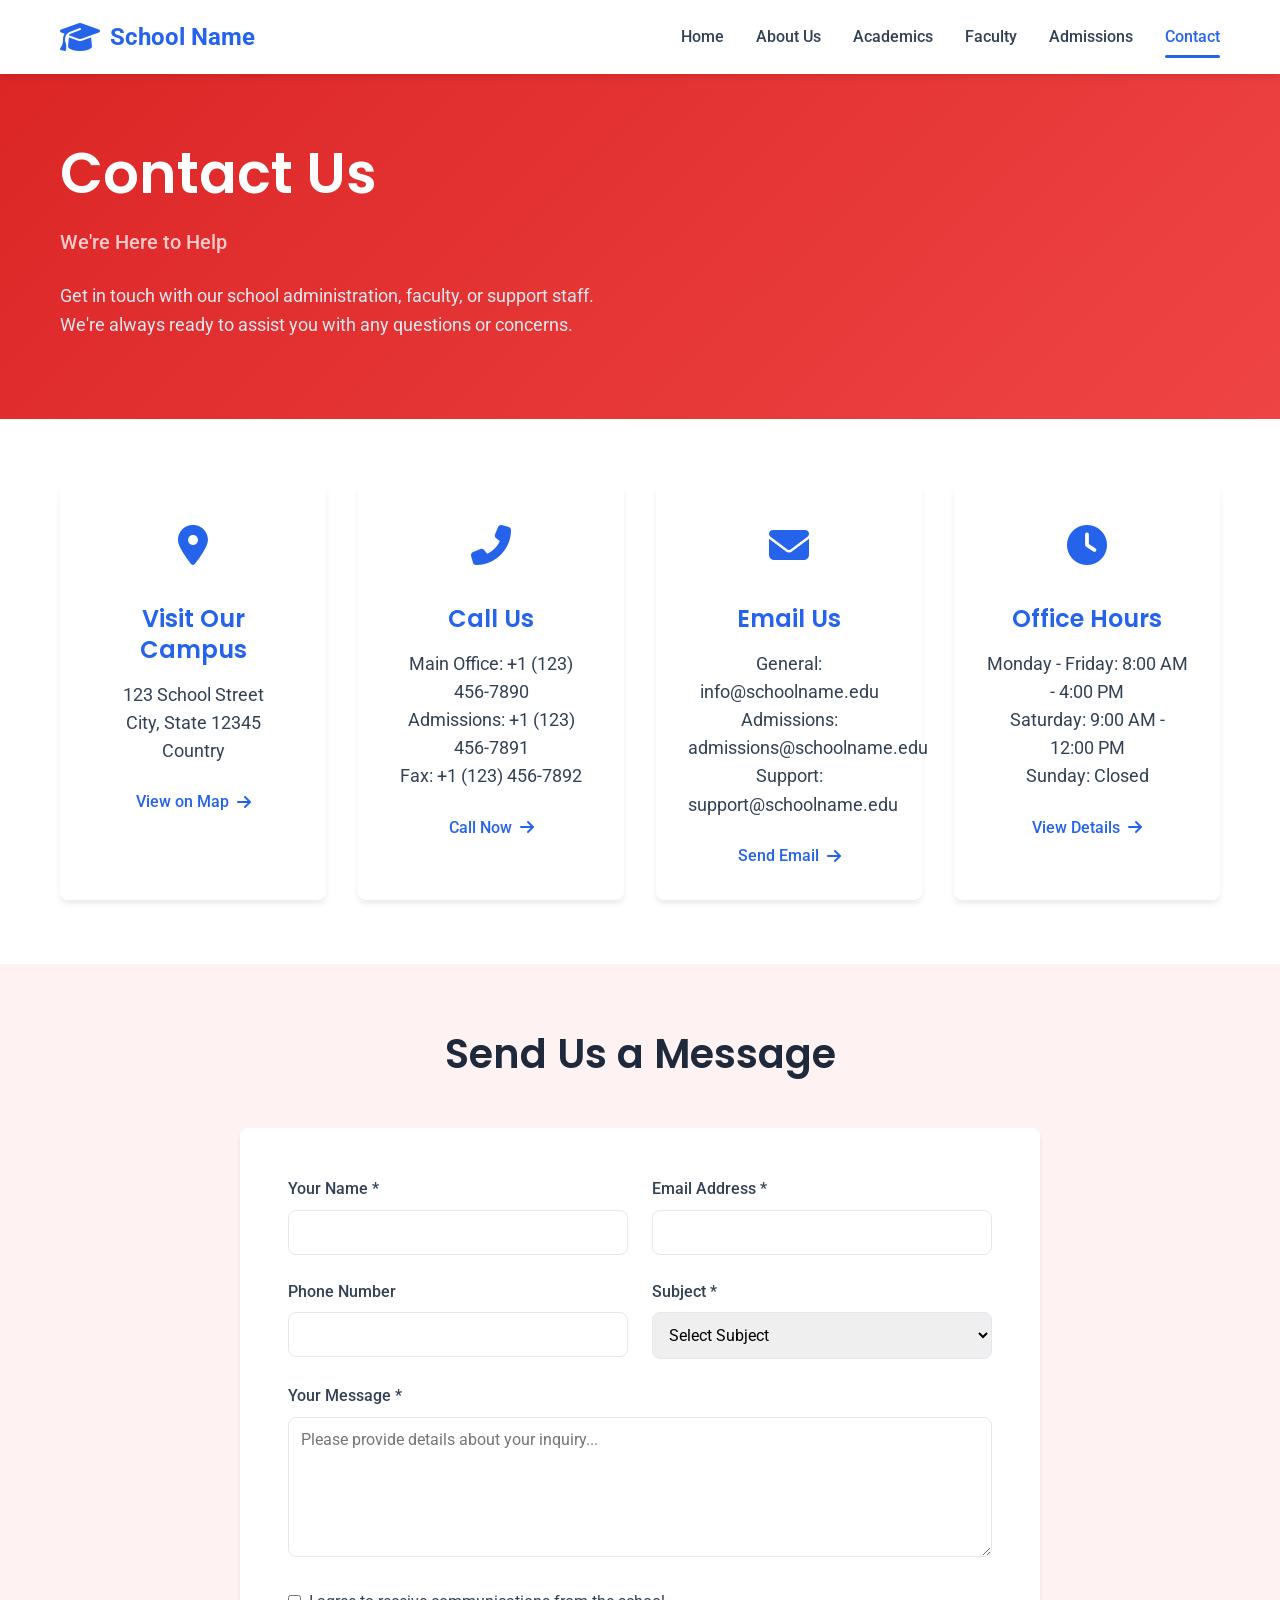
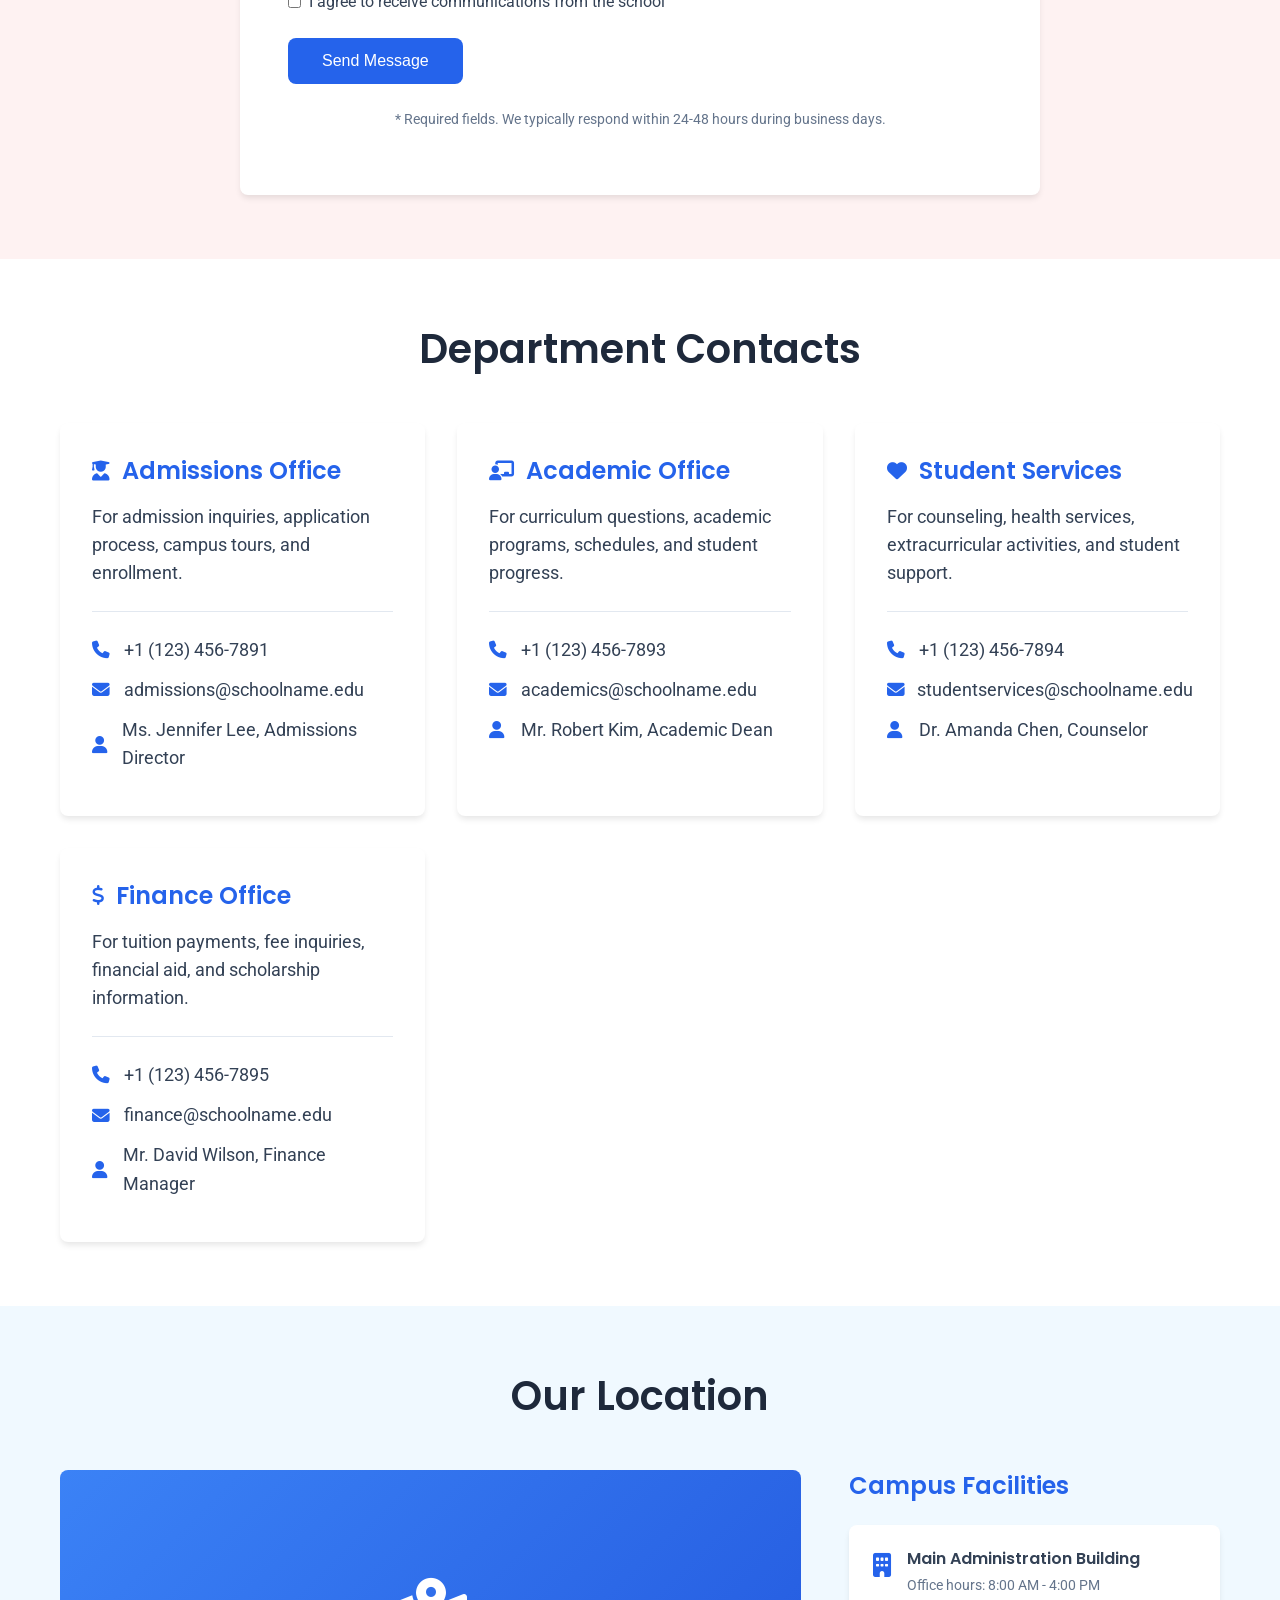
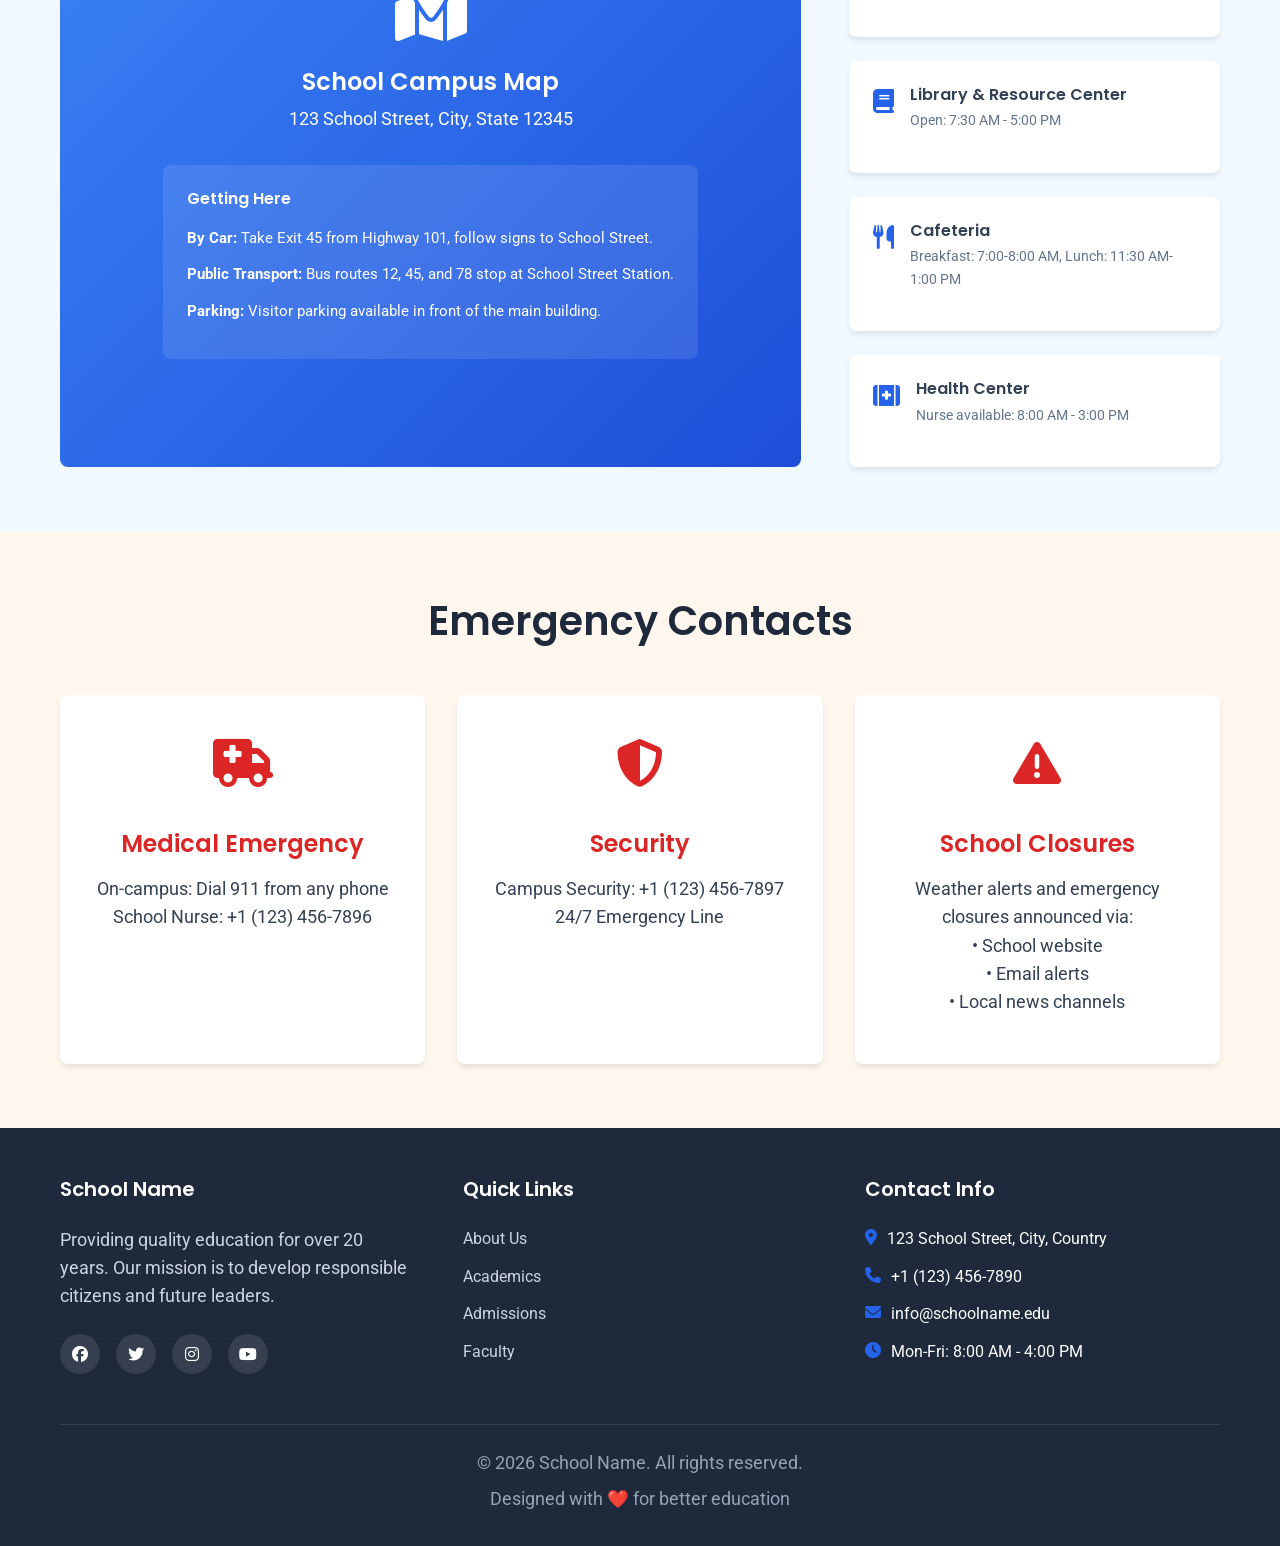
<file: contact.html>
<!DOCTYPE html>
<html lang="en">
<head>
    <meta charset="UTF-8">
    <meta name="viewport" content="width=device-width, initial-scale=1.0">
    <title>Contact Us - School Website</title>
    <link rel="stylesheet" href="css/style.css">
    <link rel="stylesheet" href="https://cdnjs.cloudflare.com/ajax/libs/font-awesome/6.4.0/css/all.min.css">
    <link href="https://fonts.googleapis.com/css2?family=Poppins:wght@300;400;500;600;700&family=Roboto:wght@300;400;500&display=swap" rel="stylesheet">
</head>
<body>
    <!-- Navigation -->
    <nav class="navbar">
        <div class="container">
            <a href="index.html" class="logo">
                <i class="fas fa-graduation-cap"></i>
                <span>School Name</span>
            </a>
            <div class="nav-links">
                <a href="index.html">Home</a>
                <a href="about.html">About Us</a>
                <a href="academics.html">Academics</a>
                <a href="faculty.html">Faculty</a>
                <a href="admissions.html">Admissions</a>
                <a href="contact.html" class="active">Contact</a>
            </div>
            <button class="menu-toggle">
                <i class="fas fa-bars"></i>
            </button>
        </div>
    </nav>

    <!-- Contact Hero -->
    <section class="hero" style="background: linear-gradient(135deg, #dc2626 0%, #ef4444 100%); color: white;">
        <div class="container">
            <div class="hero-content">
                <h1 style="color: white;">Contact Us</h1>
                <p class="subtitle" style="color: #fecaca;">We're Here to Help</p>
                <p style="color: #e2e8f0;">Get in touch with our school administration, faculty, or support staff. We're always ready to assist you with any questions or concerns.</p>
            </div>
        </div>
    </section>

    <!-- Contact Information -->
    <section class="features" style="padding: 4rem 0;">
        <div class="container">
            <div class="contact-grid">
                <div class="contact-card">
                    <div class="contact-icon">
                        <i class="fas fa-map-marker-alt"></i>
                    </div>
                    <h3>Visit Our Campus</h3>
                    <p>123 School Street<br>City, State 12345<br>Country</p>
                    <a href="#map" class="contact-link">View on Map <i class="fas fa-arrow-right"></i></a>
                </div>
                
                <div class="contact-card">
                    <div class="contact-icon">
                        <i class="fas fa-phone-alt"></i>
                    </div>
                    <h3>Call Us</h3>
                    <p>Main Office: +1 (123) 456-7890<br>Admissions: +1 (123) 456-7891<br>Fax: +1 (123) 456-7892</p>
                    <a href="tel:+11234567890" class="contact-link">Call Now <i class="fas fa-arrow-right"></i></a>
                </div>
                
                <div class="contact-card">
                    <div class="contact-icon">
                        <i class="fas fa-envelope"></i>
                    </div>
                    <h3>Email Us</h3>
                    <p>General: info@schoolname.edu<br>Admissions: admissions@schoolname.edu<br>Support: support@schoolname.edu</p>
                    <a href="mailto:info@schoolname.edu" class="contact-link">Send Email <i class="fas fa-arrow-right"></i></a>
                </div>
                
                <div class="contact-card">
                    <div class="contact-icon">
                        <i class="fas fa-clock"></i>
                    </div>
                    <h3>Office Hours</h3>
                    <p>Monday - Friday: 8:00 AM - 4:00 PM<br>Saturday: 9:00 AM - 12:00 PM<br>Sunday: Closed</p>
                    <a href="#hours" class="contact-link">View Details <i class="fas fa-arrow-right"></i></a>
                </div>
            </div>
        </div>
    </section>

    <!-- Contact Form -->
    <section class="quick-links" style="background-color: #fef2f2;">
        <div class="container">
            <h2 class="section-title">Send Us a Message</h2>
            <div class="contact-form-container">
                <form id="contactForm">
                    <div class="form-row">
                        <div class="form-group">
                            <label for="name">Your Name *</label>
                            <input type="text" id="name" name="name" required>
                        </div>
                        
                        <div class="form-group">
                            <label for="email">Email Address *</label>
                            <input type="email" id="email" name="email" required>
                        </div>
                    </div>
                    
                    <div class="form-row">
                        <div class="form-group">
                            <label for="phone">Phone Number</label>
                            <input type="tel" id="phone" name="phone">
                        </div>
                        
                        <div class="form-group">
                            <label for="subject">Subject *</label>
                            <select id="subject" name="subject" required>
                                <option value="">Select Subject</option>
                                <option value="admissions">Admissions Inquiry</option>
                                <option value="academics">Academic Questions</option>
                                <option value="faculty">Faculty Contact</option>
                                <option value="support">Technical Support</option>
                                <option value="feedback">Feedback & Suggestions</option>
                                <option value="other">Other</option>
                            </select>
                        </div>
                    </div>
                    
                    <div class="form-group">
                        <label for="message">Your Message *</label>
                        <textarea id="message" name="message" rows="6" required placeholder="Please provide details about your inquiry..."></textarea>
                    </div>
                    
                    <div class="form-group">
                        <label class="checkbox-label">
                            <input type="checkbox" required>
                            I agree to receive communications from the school
                        </label>
                    </div>
                    
                    <button type="submit" class="btn btn-primary">Send Message</button>
                </form>
                <p class="form-note">* Required fields. We typically respond within 24-48 hours during business days.</p>
            </div>
        </div>
    </section>

    <!-- Department Contacts -->
    <section class="features" style="padding: 4rem 0;">
        <div class="container">
            <h2 class="section-title">Department Contacts</h2>
            <div class="departments-contact">
                <div class="department-contact-card">
                    <h3><i class="fas fa-user-graduate"></i> Admissions Office</h3>
                    <p>For admission inquiries, application process, campus tours, and enrollment.</p>
                    <div class="contact-details">
                        <p><i class="fas fa-phone"></i> +1 (123) 456-7891</p>
                        <p><i class="fas fa-envelope"></i> admissions@schoolname.edu</p>
                        <p><i class="fas fa-user"></i> Ms. Jennifer Lee, Admissions Director</p>
                    </div>
                </div>
                
                <div class="department-contact-card">
                    <h3><i class="fas fa-chalkboard-teacher"></i> Academic Office</h3>
                    <p>For curriculum questions, academic programs, schedules, and student progress.</p>
                    <div class="contact-details">
                        <p><i class="fas fa-phone"></i> +1 (123) 456-7893</p>
                        <p><i class="fas fa-envelope"></i> academics@schoolname.edu</p>
                        <p><i class="fas fa-user"></i> Mr. Robert Kim, Academic Dean</p>
                    </div>
                </div>
                
                <div class="department-contact-card">
                    <h3><i class="fas fa-heart"></i> Student Services</h3>
                    <p>For counseling, health services, extracurricular activities, and student support.</p>
                    <div class="contact-details">
                        <p><i class="fas fa-phone"></i> +1 (123) 456-7894</p>
                        <p><i class="fas fa-envelope"></i> studentservices@schoolname.edu</p>
                        <p><i class="fas fa-user"></i> Dr. Amanda Chen, Counselor</p>
                    </div>
                </div>
                
                <div class="department-contact-card">
                    <h3><i class="fas fa-dollar-sign"></i> Finance Office</h3>
                    <p>For tuition payments, fee inquiries, financial aid, and scholarship information.</p>
                    <div class="contact-details">
                        <p><i class="fas fa-phone"></i> +1 (123) 456-7895</p>
                        <p><i class="fas fa-envelope"></i> finance@schoolname.edu</p>
                        <p><i class="fas fa-user"></i> Mr. David Wilson, Finance Manager</p>
                    </div>
                </div>
            </div>
        </div>
    </section>

    <!-- Map & Location -->
    <section class="quick-links" style="background-color: #f0f9ff; padding: 4rem 0;" id="map">
        <div class="container">
            <h2 class="section-title">Our Location</h2>
            <div class="location-container">
                <div class="map-placeholder">
                    <div class="map-content">
                        <i class="fas fa-map-marked-alt"></i>
                        <h3>School Campus Map</h3>
                        <p>123 School Street, City, State 12345</p>
                        <div class="map-directions">
                            <h4>Getting Here</h4>
                            <p><strong>By Car:</strong> Take Exit 45 from Highway 101, follow signs to School Street.</p>
                            <p><strong>Public Transport:</strong> Bus routes 12, 45, and 78 stop at School Street Station.</p>
                            <p><strong>Parking:</strong> Visitor parking available in front of the main building.</p>
                        </div>
                    </div>
                </div>
                
                <div class="campus-info">
                    <h3>Campus Facilities</h3>
                    <div class="facilities-list">
                        <div class="facility-item">
                            <i class="fas fa-building"></i>
                            <div>
                                <h4>Main Administration Building</h4>
                                <p>Office hours: 8:00 AM - 4:00 PM</p>
                            </div>
                        </div>
                        <div class="facility-item">
                            <i class="fas fa-book"></i>
                            <div>
                                <h4>Library & Resource Center</h4>
                                <p>Open: 7:30 AM - 5:00 PM</p>
                            </div>
                        </div>
                        <div class="facility-item">
                            <i class="fas fa-utensils"></i>
                            <div>
                                <h4>Cafeteria</h4>
                                <p>Breakfast: 7:00-8:00 AM, Lunch: 11:30 AM-1:00 PM</p>
                            </div>
                        </div>
                        <div class="facility-item">
                            <i class="fas fa-first-aid"></i>
                            <div>
                                <h4>Health Center</h4>
                                <p>Nurse available: 8:00 AM - 3:00 PM</p>
                            </div>
                        </div>
                    </div>
                </div>
            </div>
        </div>
    </section>

    <!-- Emergency Contacts -->
    <section class="features" style="padding: 4rem 0; background-color: #fff7ed;">
        <div class="container">
            <h2 class="section-title">Emergency Contacts</h2>
            <div class="emergency-contacts">
                <div class="emergency-card">
                    <div class="emergency-icon">
                        <i class="fas fa-ambulance"></i>
                    </div>
                    <h3>Medical Emergency</h3>
                    <p>On-campus: Dial 911 from any phone<br>School Nurse: +1 (123) 456-7896</p>
                </div>
                
                <div class="emergency-card">
                    <div class="emergency-icon">
                        <i class="fas fa-shield-alt"></i>
                    </div>
                    <h3>Security</h3>
                    <p>Campus Security: +1 (123) 456-7897<br>24/7 Emergency Line</p>
                </div>
                
                <div class="emergency-card">
                    <div class="emergency-icon">
                        <i class="fas fa-exclamation-triangle"></i>
                    </div>
                    <h3>School Closures</h3>
                    <p>Weather alerts and emergency closures announced via:<br>• School website<br>• Email alerts<br>• Local news channels</p>
                </div>
            </div>
        </div>
    </section>

    <!-- Footer -->
    <footer class="footer">
        <div class="container">
            <div class="footer-grid">
                <div class="footer-col">
                    <h3>School Name</h3>
                    <p>Providing quality education for over 20 years. Our mission is to develop responsible citizens and future leaders.</p>
                    <div class="social-links">
                        <a href="#"><i class="fab fa-facebook"></i></a>
                        <a href="#"><i class="fab fa-twitter"></i></a>
                        <a href="#"><i class="fab fa-instagram"></i></a>
                        <a href="#"><i class="fab fa-youtube"></i></a>
                    </div>
                </div>
                <div class="footer-col">
                    <h3>Quick Links</h3>
                    <ul>
                        <li><a href="about.html">About Us</a></li>
                        <li><a href="academics.html">Academics</a></li>
                        <li><a href="admissions.html">Admissions</a></li>
                        <li><a href="faculty.html">Faculty</a></li>
                    </ul>
                </div>
                <div class="footer-col">
                    <h3>Contact Info</h3>
                    <ul class="contact-info">
                        <li><i class="fas fa-map-marker-alt"></i> 123 School Street, City, Country</li>
                        <li><i class="fas fa-phone"></i> +1 (123) 456-7890</li>
                        <li><i class="fas fa-envelope"></i> info@schoolname.edu</li>
                        <li><i class="fas fa-clock"></i> Mon-Fri: 8:00 AM - 4:00 PM</li>
                    </ul>
                </div>
            </div>
            <div class="footer-bottom">
                <p>&copy; <span class="current-year">2026</span> School Name. All rights reserved.</p>
                <p>Designed with ❤️ for better education</p>
            </div>
        </div>
    </footer>

    <script src="js/script.js"></script>
    <style>
        .contact-grid {
            display: grid;
            grid-template-columns: repeat(auto-fit, minmax(250px, 1fr));
            gap: 2rem;
        }
        
        .contact-card {
            text-align: center;
            padding: 2rem;
            background: white;
            border-radius: var(--radius);
            box-shadow: var(--shadow);
            transition: transform 0.3s;
        }
        
        .contact-card:hover {
            transform: translateY(-5px);
        }
        
        .contact-icon {
            font-size: 2.5rem;
            color: var(--primary-color);
            margin-bottom: 1.5rem;
        }
        
        .contact-card h3 {
            margin-bottom: 1rem;
            color: var(--primary-color);
        }
        
        .contact-card p {
            color: var(--text-color);
            margin-bottom: 1.5rem;
            line-height: 1.6;
        }
        
        .contact-link {
            display: inline-flex;
            align-items: center;
            gap: 0.5rem;
            color: var(--primary-color);
            text-decoration: none;
            font-weight: 500;
            transition: color 0.3s;
        }
        
        .contact-link:hover {
            color: var(--primary-dark);
        }
        
        .contact-form-container {
            max-width: 800px;
            margin: 0 auto;
            background: white;
            padding: 3rem;
            border-radius: var(--radius);
            box-shadow: var(--shadow);
        }
        
        .form-row {
            display: grid;
            grid-template-columns: 1fr 1fr;
            gap: 1.5rem;
        }
        
        .form-group {
            margin-bottom: 1.5rem;
        }
        
        label {
            display: block;
            margin-bottom: 0.5rem;
            font-weight: 500;
            color: var(--text-color);
        }
        
        input, select, textarea {
            width: 100%;
            padding: 0.75rem;
            border: 1px solid var(--border-color);
            border-radius: var(--radius);
            font-family: inherit;
            font-size: 1rem;
            transition: border-color 0.3s;
        }
        
        input:focus, select:focus, textarea:focus {
            outline: none;
            border-color: var(--primary-color);
            box-shadow: 0 0 0 3px rgba(37, 99, 235, 0.1);
        }
        
        .checkbox-label {
            display: flex;
            align-items: center;
            gap: 0.5rem;
            font-weight: normal;
        }
        
        .checkbox-label input {
            width: auto;
        }
        
        .form-note {
            margin-top: 1.5rem;
            color: var(--secondary-color);
            text-align: center;
            font-size: 0.9rem;
        }
        
        .departments-contact {
            display: grid;
            grid-template-columns: repeat(auto-fit, minmax(300px, 1fr));
            gap: 2rem;
        }
        
        .department-contact-card {
            background: white;
            padding: 2rem;
            border-radius: var(--radius);
            box-shadow: var(--shadow);
        }
        
        .department-contact-card h3 {
            color: var(--primary-color);
            margin-bottom: 1rem;
            display: flex;
            align-items: center;
            gap: 0.75rem;
        }
        
        .department-contact-card h3 i {
            font-size: 1.25rem;
        }
        
        .contact-details {
            margin-top: 1.5rem;
            padding-top: 1.5rem;
            border-top: 1px solid var(--border-color);
        }
        
        .contact-details p {
            margin-bottom: 0.75rem;
            display: flex;
            align-items: center;
            gap: 0.75rem;
        }
        
        .contact-details i {
            color: var(--primary-color);
            width: 1.25rem;
        }
        
        .location-container {
            display: grid;
            grid-template-columns: 2fr 1fr;
            gap: 3rem;
        }
        
        .map-placeholder {
            background: linear-gradient(135deg, #3b82f6 0%, #1d4ed8 100%);
            border-radius: var(--radius);
            padding: 3rem;
            color: white;
            display: flex;
            align-items: center;
            justify-content: center;
        }
        
        .map-content {
            text-align: center;
        }
        
        .map-content i {
            font-size: 4rem;
            margin-bottom: 1.5rem;
        }
        
        .map-content h3 {
            color: white;
            margin-bottom: 0.5rem;
        }
        
        .map-directions {
            margin-top: 2rem;
            text-align: left;
            background: rgba(255, 255, 255, 0.1);
            padding: 1.5rem;
            border-radius: var(--radius);
        }
        
        .map-directions h4 {
            color: white;
            margin-bottom: 1rem;
        }
        
        .map-directions p {
            margin-bottom: 0.75rem;
            font-size: 0.95rem;
        }
        
        .campus-info h3 {
            color: var(--primary-color);
            margin-bottom: 1.5rem;
        }
        
        .facilities-list {
            display: flex;
            flex-direction: column;
            gap: 1.5rem;
        }
        
        .facility-item {
            display: flex;
            gap: 1rem;
            align-items: flex-start;
            padding: 1.5rem;
            background: white;
            border-radius: var(--radius);
            box-shadow: var(--shadow);
        }
        
        .facility-item i {
            font-size: 1.5rem;
            color: var(--primary-color);
            margin-top: 0.25rem;
        }
        
        .facility-item h4 {
            margin-bottom: 0.25rem;
            color: var(--text-color);
        }
        
        .facility-item p {
            color: var(--secondary-color);
            font-size: 0.9rem;
        }
        
        .emergency-contacts {
            display: grid;
            grid-template-columns: repeat(auto-fit, minmax(300px, 1fr));
            gap: 2rem;
        }
        
        .emergency-card {
            text-align: center;
            padding: 2rem;
            background: white;
            border-radius: var(--radius);
            box-shadow: var(--shadow);
        }
        
        .emergency-icon {
            font-size: 3rem;
            color: #dc2626;
            margin-bottom: 1.5rem;
        }
        
        .emergency-card h3 {
            color: #dc2626;
            margin-bottom: 1rem;
        }
        
        .emergency-card p {
            color: var(--text-color);
            line-height: 1.6;
        }
        
        @media (max-width: 1024px) {
            .location-container {
                grid-template-columns: 1fr;
            }
        }
        
        @media (max-width: 768px) {
            .form-row {
                grid-template-columns: 1fr;
            }
            
            .contact-form-container {
                padding: 2rem;
            }
            
            .departments-contact {
                grid-template-columns: 1fr;
            }
            
            .emergency-contacts {
                grid-template-columns: 1fr;
            }
        }
        
        @media (max-width: 480px) {
            .contact-form-container {
                padding: 1.5rem;
            }
            
            .map-placeholder {
                padding: 2rem;
            }
            
            .facility-item {
                flex-direction: column;
                text-align: center;
            }
        }
</file>
<file: css/style.css>
/* School Website - CSS */
:root {
    --primary-color: #2563eb;
    --primary-dark: #1d4ed8;
    --secondary-color: #64748b;
    --accent-color: #10b981;
    --light-color: #f8fafc;
    --dark-color: #1e293b;
    --text-color: #334155;
    --border-color: #e2e8f0;
    --shadow: 0 4px 6px -1px rgba(0, 0, 0, 0.1);
    --radius: 8px;
}

* {
    margin: 0;
    padding: 0;
    box-sizing: border-box;
}

body {
    font-family: 'Roboto', sans-serif;
    color: var(--text-color);
    line-height: 1.6;
    background-color: #ffffff;
}

.container {
    max-width: 1200px;
    margin: 0 auto;
    padding: 0 20px;
}

/* Typography */
h1, h2, h3, h4 {
    font-family: 'Poppins', sans-serif;
    font-weight: 600;
    line-height: 1.3;
}

h1 {
    font-size: 3rem;
    color: var(--dark-color);
    margin-bottom: 1rem;
}

h2 {
    font-size: 2.5rem;
    color: var(--dark-color);
    margin-bottom: 2rem;
    text-align: center;
}

h3 {
    font-size: 1.5rem;
    color: var(--dark-color);
    margin-bottom: 1rem;
}

p {
    margin-bottom: 1rem;
    font-size: 1.1rem;
}

/* Navigation */
.navbar {
    background-color: white;
    box-shadow: var(--shadow);
    position: sticky;
    top: 0;
    z-index: 1000;
}

.navbar .container {
    display: flex;
    justify-content: space-between;
    align-items: center;
    padding: 1rem 20px;
}

.logo {
    display: flex;
    align-items: center;
    text-decoration: none;
    font-size: 1.5rem;
    font-weight: 700;
    color: var(--primary-color);
}

.logo i {
    font-size: 2rem;
    margin-right: 10px;
}

.nav-links {
    display: flex;
    gap: 2rem;
}

.nav-links a {
    text-decoration: none;
    color: var(--text-color);
    font-weight: 500;
    padding: 0.5rem 0;
    position: relative;
    transition: color 0.3s;
}

.nav-links a:hover,
.nav-links a.active {
    color: var(--primary-color);
}

.nav-links a.active::after {
    content: '';
    position: absolute;
    bottom: 0;
    left: 0;
    width: 100%;
    height: 3px;
    background-color: var(--primary-color);
    border-radius: 3px;
}

.menu-toggle {
    display: none;
    background: none;
    border: none;
    font-size: 1.5rem;
    color: var(--text-color);
    cursor: pointer;
}

/* Hero Section */
.hero {
    padding: 4rem 0;
    background: linear-gradient(135deg, #f0f9ff 0%, #e0f2fe 100%);
}

.hero .container {
    display: grid;
    grid-template-columns: 1fr 1fr;
    gap: 4rem;
    align-items: center;
}

.hero-content h1 {
    font-size: 3.5rem;
    margin-bottom: 1rem;
}

.subtitle {
    font-size: 1.25rem;
    color: var(--primary-color);
    font-weight: 500;
    margin-bottom: 1.5rem;
}

.hero-buttons {
    display: flex;
    gap: 1rem;
    margin-top: 2rem;
}

.btn {
    display: inline-block;
    padding: 0.75rem 2rem;
    border-radius: var(--radius);
    text-decoration: none;
    font-weight: 500;
    font-size: 1rem;
    transition: all 0.3s;
    border: 2px solid transparent;
    cursor: pointer;
}

.btn-primary {
    background-color: var(--primary-color);
    color: white;
}

.btn-primary:hover {
    background-color: var(--primary-dark);
    transform: translateY(-2px);
    box-shadow: 0 10px 20px rgba(37, 99, 235, 0.2);
}

.btn-secondary {
    background-color: white;
    color: var(--primary-color);
    border-color: var(--primary-color);
}

.btn-secondary:hover {
    background-color: var(--primary-color);
    color: white;
    transform: translateY(-2px);
}

.hero-image img {
    width: 100%;
    border-radius: var(--radius);
    box-shadow: var(--shadow);
}

/* Features Section */
.features {
    padding: 4rem 0;
    background-color: white;
}

.section-title {
    margin-bottom: 3rem;
}

.features-grid {
    display: grid;
    grid-template-columns: repeat(auto-fit, minmax(250px, 1fr));
    gap: 2rem;
}

.feature-card {
    background: white;
    padding: 2rem;
    border-radius: var(--radius);
    box-shadow: var(--shadow);
    text-align: center;
    transition: transform 0.3s;
}

.feature-card:hover {
    transform: translateY(-5px);
}

.feature-icon {
    font-size: 3rem;
    color: var(--primary-color);
    margin-bottom: 1.5rem;
}

.feature-card h3 {
    margin-bottom: 1rem;
}

/* Quick Links */
.quick-links {
    padding: 4rem 0;
    background-color: var(--light-color);
}

.links-grid {
    display: grid;
    grid-template-columns: repeat(auto-fit, minmax(150px, 1fr));
    gap: 1.5rem;
}

.link-card {
    display: flex;
    flex-direction: column;
    align-items: center;
    justify-content: center;
    padding: 2rem 1rem;
    background: white;
    border-radius: var(--radius);
    text-decoration: none;
    color: var(--text-color);
    box-shadow: var(--shadow);
    transition: all 0.3s;
}

.link-card:hover {
    background-color: var(--primary-color);
    color: white;
    transform: translateY(-3px);
}

.link-card i {
    font-size: 2.5rem;
    margin-bottom: 1rem;
}

.link-card span {
    font-weight: 500;
    font-size: 1.1rem;
}

/* Footer */
.footer {
    background-color: var(--dark-color);
    color: white;
    padding: 3rem 0 1.5rem;
}

.footer-grid {
    display: grid;
    grid-template-columns: repeat(auto-fit, minmax(250px, 1fr));
    gap: 3rem;
    margin-bottom: 3rem;
}

.footer-col h3 {
    color: white;
    margin-bottom: 1.5rem;
    font-size: 1.25rem;
}

.footer-col p {
    color: #cbd5e1;
    margin-bottom: 1.5rem;
}

.footer-col ul {
    list-style: none;
}

.footer-col ul li {
    margin-bottom: 0.75rem;
}

.footer-col ul li a {
    color: #cbd5e1;
    text-decoration: none;
    transition: color 0.3s;
}

.footer-col ul li a:hover {
    color: white;
}

.contact-info li {
    display: flex;
    align-items: flex-start;
    gap: 10px;
}

.contact-info i {
    color: var(--primary-color);
    margin-top: 3px;
}

.social-links {
    display: flex;
    gap: 1rem;
    margin-top: 1.5rem;
}

.social-links a {
    display: inline-flex;
    align-items: center;
    justify-content: center;
    width: 40px;
    height: 40px;
    background-color: rgba(255, 255, 255, 0.1);
    border-radius: 50%;
    color: white;
    text-decoration: none;
    transition: all 0.3s;
}

.social-links a:hover {
    background-color: var(--primary-color);
    transform: translateY(-3px);
}

.footer-bottom {
    text-align: center;
    padding-top: 1.5rem;
    border-top: 1px solid rgba(255, 255, 255, 0.1);
    color: #94a3b8;
    font-size: 0.9rem;
}

.footer-bottom p {
    margin-bottom: 0.5rem;
}

/* Responsive Design */
@media (max-width: 768px) {
    .hero .container {
        grid-template-columns: 1fr;
        text-align: center;
    }
    
    .hero-content h1 {
        font-size: 2.5rem;
    }
    
    .hero-buttons {
        justify-content: center;
    }
    
    .nav-links {
        display: none;
    }
    
    .menu-toggle {
        display: block;
    }
    
    h1 {
        font-size: 2.5rem;
    }
    
    h2 {
        font-size: 2rem;
    }
}

@media (max-width: 480px) {
    .hero-buttons {
        flex-direction: column;
        align-items: center;
    }
    
    .btn {
        width: 100%;
        text-align: center;
    }
    
    .features-grid,
    .links-grid {
        grid-template-columns: 1fr;
    }
}
</file>
